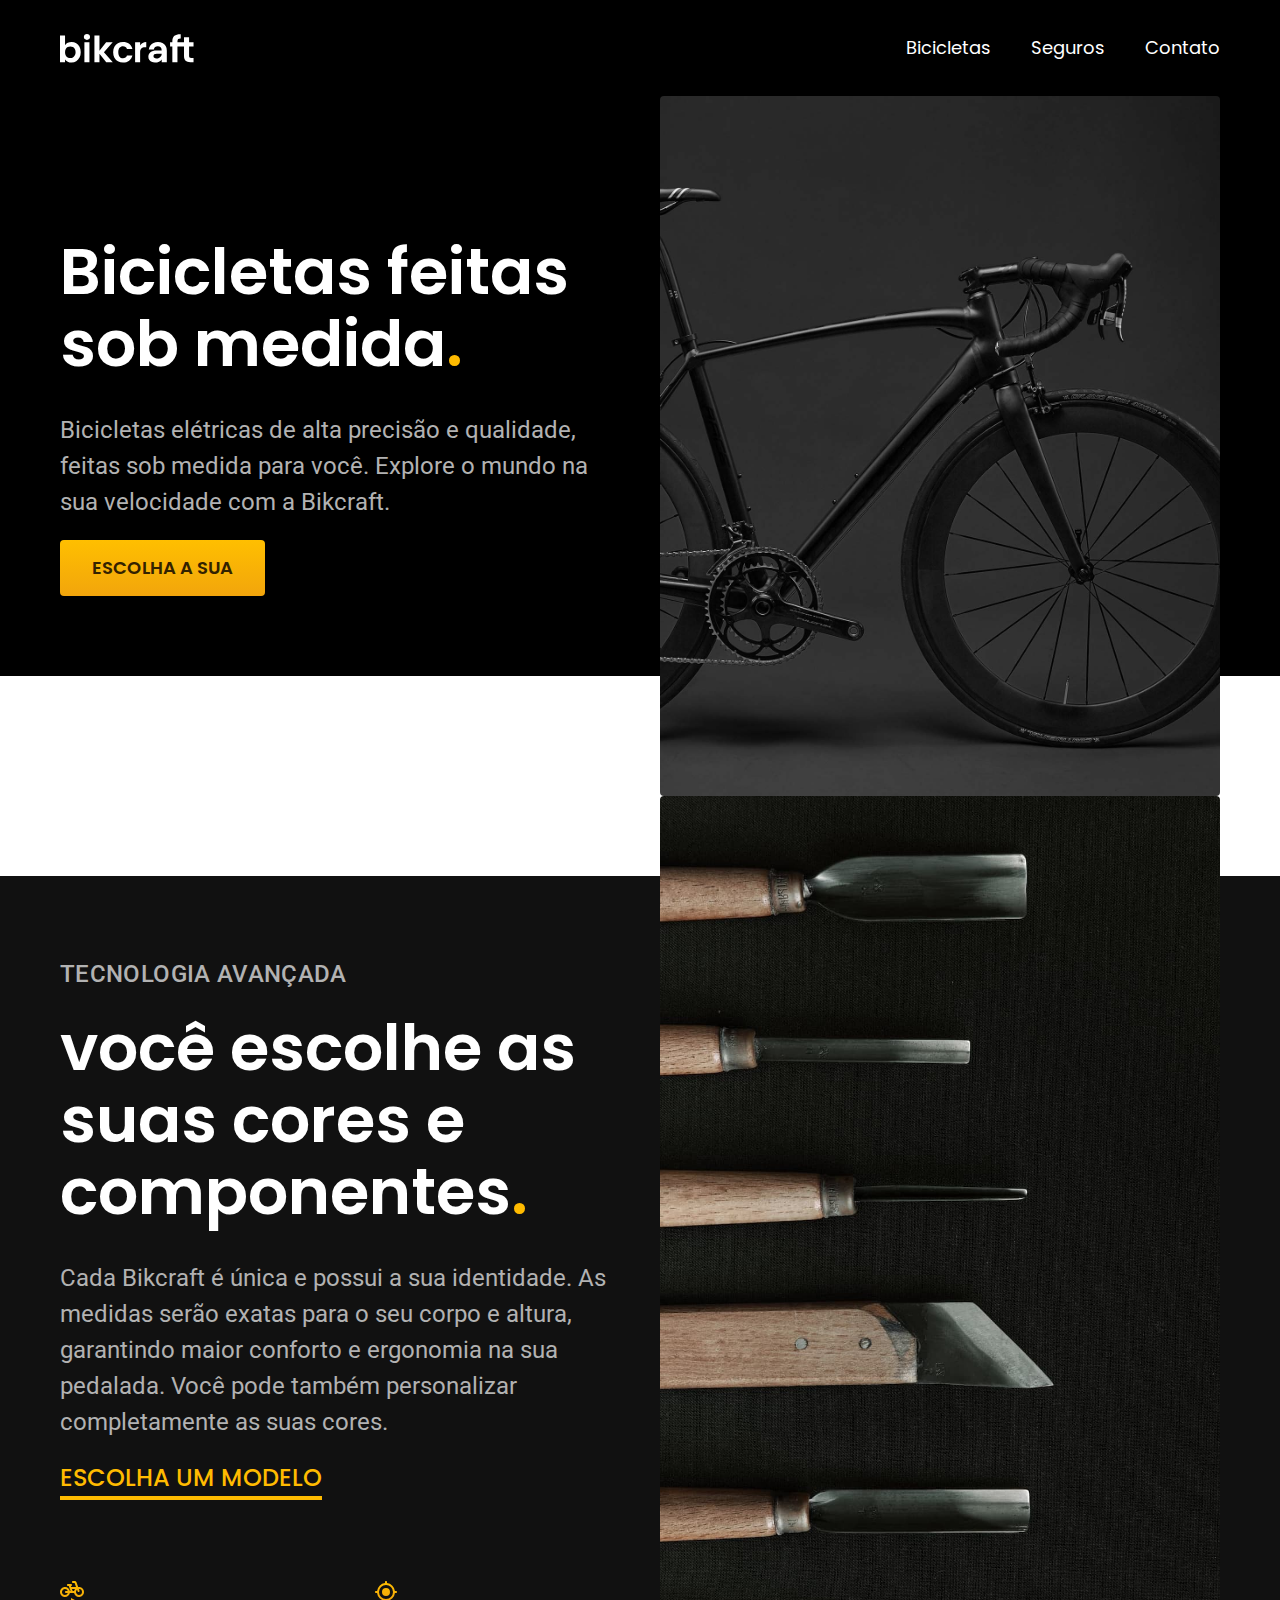
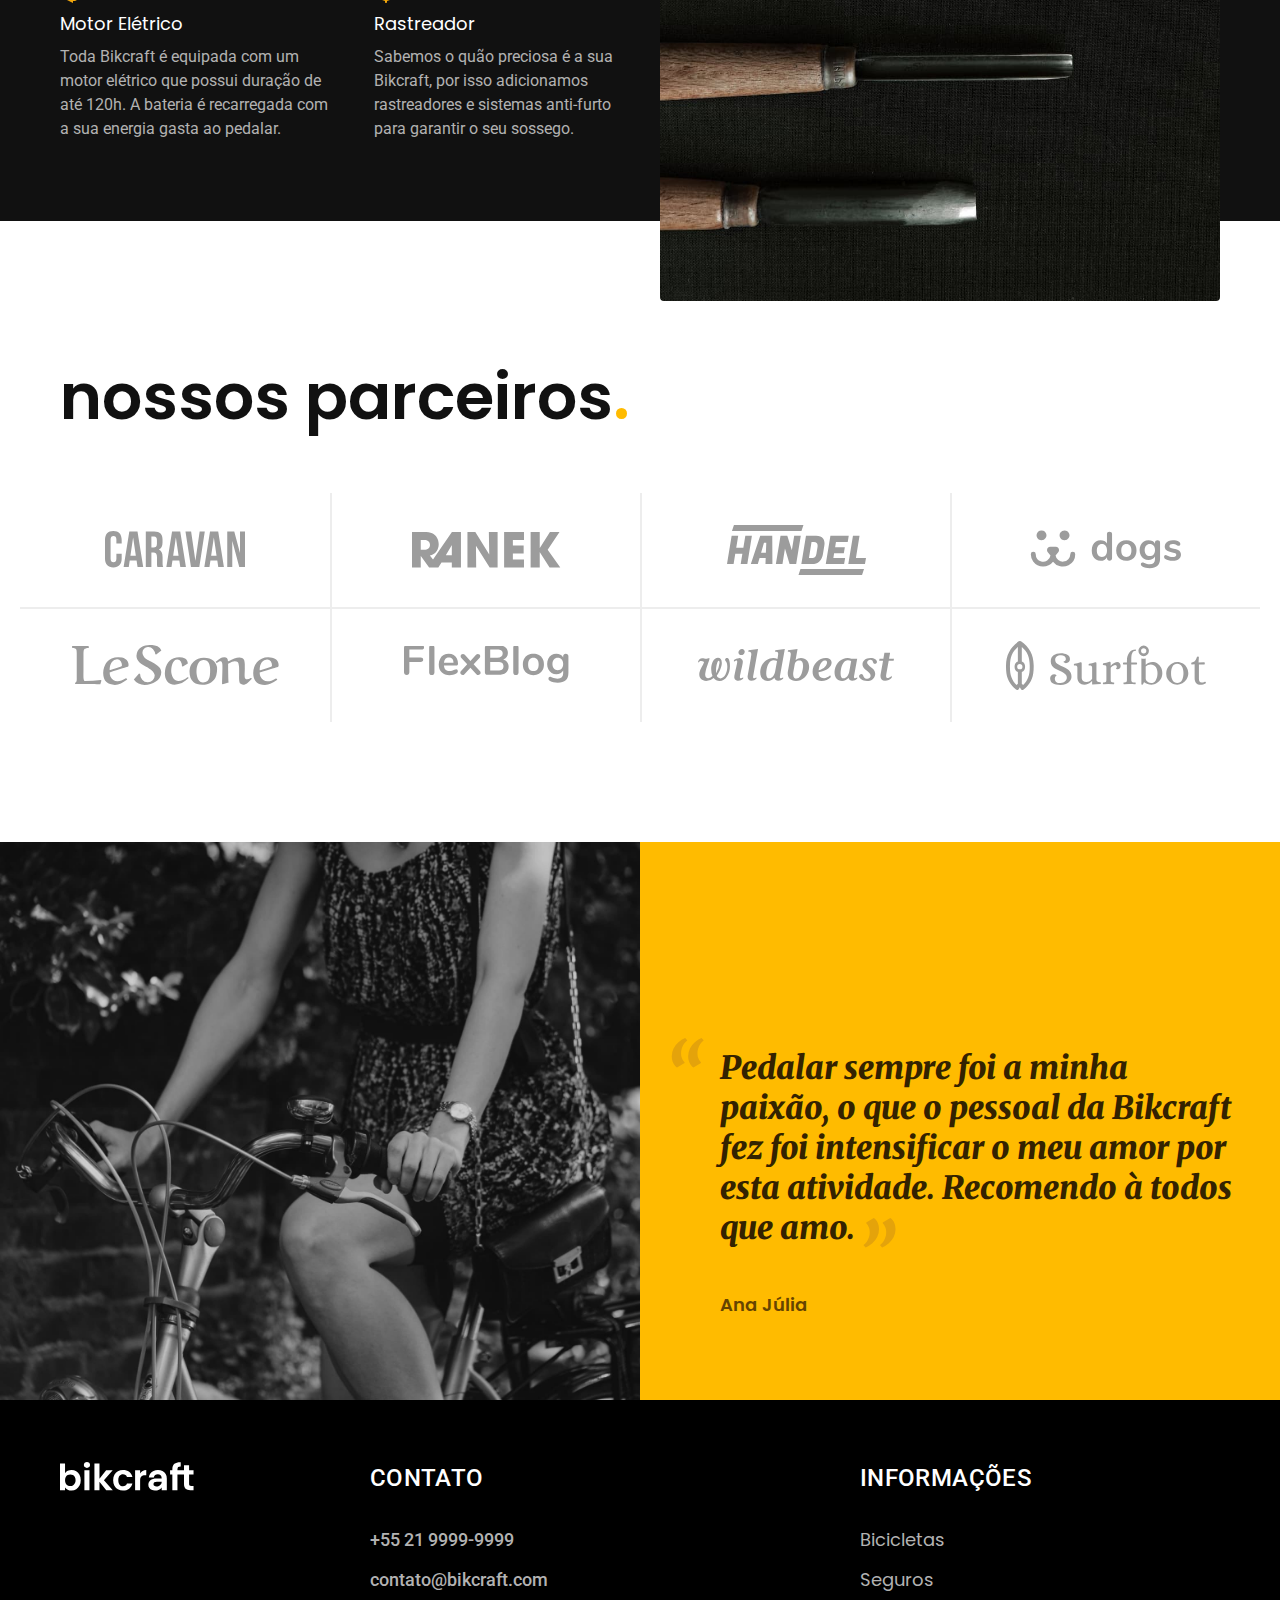
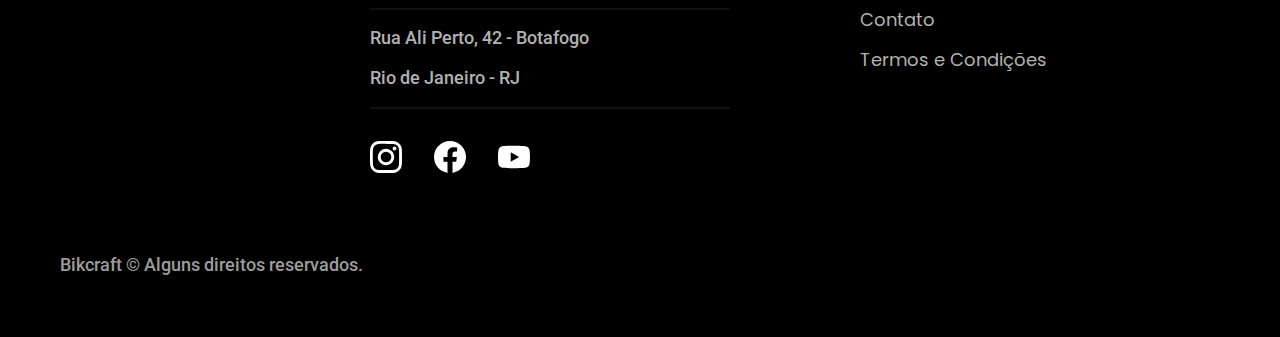
<file: index.html>
<!DOCTYPE html>
<html lang="pt-br">

<head>
    <meta charset="UTF-8">
    <meta name="viewport" content="width=device-width, initial-scale=1.0">
    <title>Bikcraft - Bicicletas Elétricas</title>
    <meta name="description"
        content="Bicicletas elétricas de alta precisão e qualidade,  feitas sob medida para o cliente. Explore o mundo na sua velocidade com a Bikcraft.">

    <link rel="stylesheet" href="./css/style.css">

    <link rel="preconnect" href="https://fonts.googleapis.com">
    <link rel="preconnect" href="https://fonts.gstatic.com" crossorigin>
    <link
        href="https://fonts.googleapis.com/css2?family=Fira+Sans:wght@400;700&family=Merriweather:wght@900&family=Poppins:wght@400;600&family=Roboto:ital,wght@0,300;0,500;0,700;1,300&display=swap"
        rel="stylesheet">
</head>

<body>
    <header class="header-bg">
        <div class="header container">
            <a href="./">
                <img src="./img/bikcraft.svg" alt="Bikcraft">
            </a>

            <nav aria-label="primaria">
                <ul class="header-menu font-1-m cor-0">
                    <li><a href="./bicicletas.html">Bicicletas</a></li>
                    <li><a href="./seguros.html">Seguros</a></li>
                    <li><a href="./contato.html">Contato</a></li>
                </ul>
            </nav>
        </div>
    </header>

    <main class="introducao-bg">
        <div class="introducao container">
            <div class="introducao-conteudo">
                <h1 class="font-1-xxl cor-0">Bicicletas feitas sob medida<span class="cor-p1">.</span></h1>
                <p class="font-2-l cor-5">Bicicletas elétricas de alta precisão e qualidade, feitas sob medida
                    para você.
                    Explore o mundo na
                    sua
                    velocidade com a Bikcraft.</p>
                <a class="botao" href="./bicicletas.html">Escolha a sua</a>
            </div>
            <div>
                <img src="./img/fotos/introducao.jpg" alt="Bicicleta Elétrica Preta.">
            </div>
        </div>
    </main>

    <article class="tecnologia-bg">
        <div class="tecnologia container">
            <div class="tecnologia-conteudo">
                <span class="font-2-l-b cor-5">Tecnologia Avançada</span>
                <h2 class="font-1-xxl cor-0">você escolhe as suas cores e componentes<span class="cor-p1">.</span></h2>
                <p class="font-2-l cor-5">Cada Bikcraft é única e possui a sua identidade. As medidas serão exatas para
                    o
                    seu corpo e altura,
                    garantindo maior conforto e ergonomia na sua pedalada. Você pode também personalizar completamente
                    as
                    suas cores.</p>
                <a class="link" href="./bicicletas.html">Escolha um modelo</a>
                <div class="tecnologia-vantagens">
                    <div>
                        <img src="./img/icones/eletrica.svg" alt="">
                        <h3 class="font-1-m cor-0">Motor Elétrico</h3>
                        <p class="font-2-s cor-5">Toda Bikcraft é equipada com um motor elétrico que possui duração de
                            até
                            120h.
                            A bateria é
                            recarregada com a sua energia gasta ao pedalar.</p>
                    </div>
                    <div>
                        <img src="./img/icones/rastreador.svg" alt="">
                        <h3 class="font-1-m cor-0">Rastreador</h3>
                        <p class="font-2-s cor-5">Sabemos o quão preciosa é a sua Bikcraft, por isso adicionamos
                            rastreadores e
                            sistemas anti-furto
                            para garantir o seu sossego.</p>
                    </div>
                </div>
            </div>
            <div class="tecnologia-imagem">
                <img src="./img/fotos/tecnologia.jpg" alt="">
            </div>
        </div>
    </article>

    <section class="parceiros" aria-label="Nossos Parceiros">
        <h2 class="container font-1-xxl">nossos parceiros<span class="cor-p1">.</span></h2>
        <ul>
            <li><img src="./img/parceiros/caravan.svg" alt="caravan"></li>
            <li><img src="./img/parceiros/ranek.svg" alt="ranek.svg"></li>
            <li><img src="./img/parceiros/handel.svg" alt="handel.svg"></li>
            <li><img src="./img/parceiros/dogs.svg" alt="dogs.svg"></li>
            <li><img src="./img/parceiros/lescone.svg" alt="lescone.svg"></li>
            <li><img src="./img/parceiros/flexblog.svg" alt="flexblog.svg"></li>
            <li><img src="./img/parceiros/wildbeast.svg" alt="wildbeast.svg"></li>
            <li><img src="./img/parceiros/surfbot.svg" alt="surfbot.svg"></li>
        </ul>
    </section>

    <section class="depoimento" aria-label="Depoimento">
        <div>
            <img src="./img/fotos/depoimento.jpg" alt="Pessoa pedalando uma bicileta Bikcraft">
        </div>
        <div class="depoimento-conteudo">
            <blockquote class="font-1-xl cor-p5">
                <p>Pedalar sempre foi a minha paixão, o que o pessoal da Bikcraft fez foi intensificar o meu amor por
                    esta atividade. Recomendo à todos que amo.</p>
                <span class="font-1-m-b cor-p4">Ana Júlia</span>
            </blockquote>
        </div>
    </section>

    <footer class="footer-bg">
        <div class="footer container">
            <img src="./img/bikcraft.svg" alt="Bikcraft">
            <div class="footer-contato">
                <h3 class="font-2-l-b cor-0">Contato</h3>
                <ul class="font-2-m cor-5">
                    <li><a href="tel:+552199999999">+55 21 9999-9999</a></li>
                    <li><a href="mailto:contato@bikcraft.com">contato@bikcraft.com</a></li>
                    <li>Rua Ali Perto, 42 - Botafogo</li>
                    <li>Rio de Janeiro - RJ</li>
                </ul>
                <div class="footer-redes">
                    <a href="./">
                        <img src="./img/redes/instagram.svg" alt="Instagram">
                    </a>
                    <a href="./">
                        <img src="./img/redes/facebook.svg" alt="Facebook">
                    </a>
                    <a href="./">
                        <img src="./img/redes/youtube.svg" alt="Youtube">
                    </a>
                </div>
            </div>
            <div class="footer-informacoes">
                <h3 class="font-2-l-b cor-0">Informações</h3>
                <nav>
                    <ul class="font-1-m cor-5">
                        <li><a href="./bicicletas.html">Bicicletas</a></li>
                        <li><a href="./seguros.html">Seguros</a></li>
                        <li><a href="./contato.html">Contato</a></li>
                        <li><a href="./termos.html">Termos e Condições</a></li>
                    </ul>
                </nav>
            </div>
            <p class="footer-copy font-2-m cor-6">Bikcraft © Alguns direitos reservados.</p>
        </div>
    </footer>


</body>

</html>
</file>
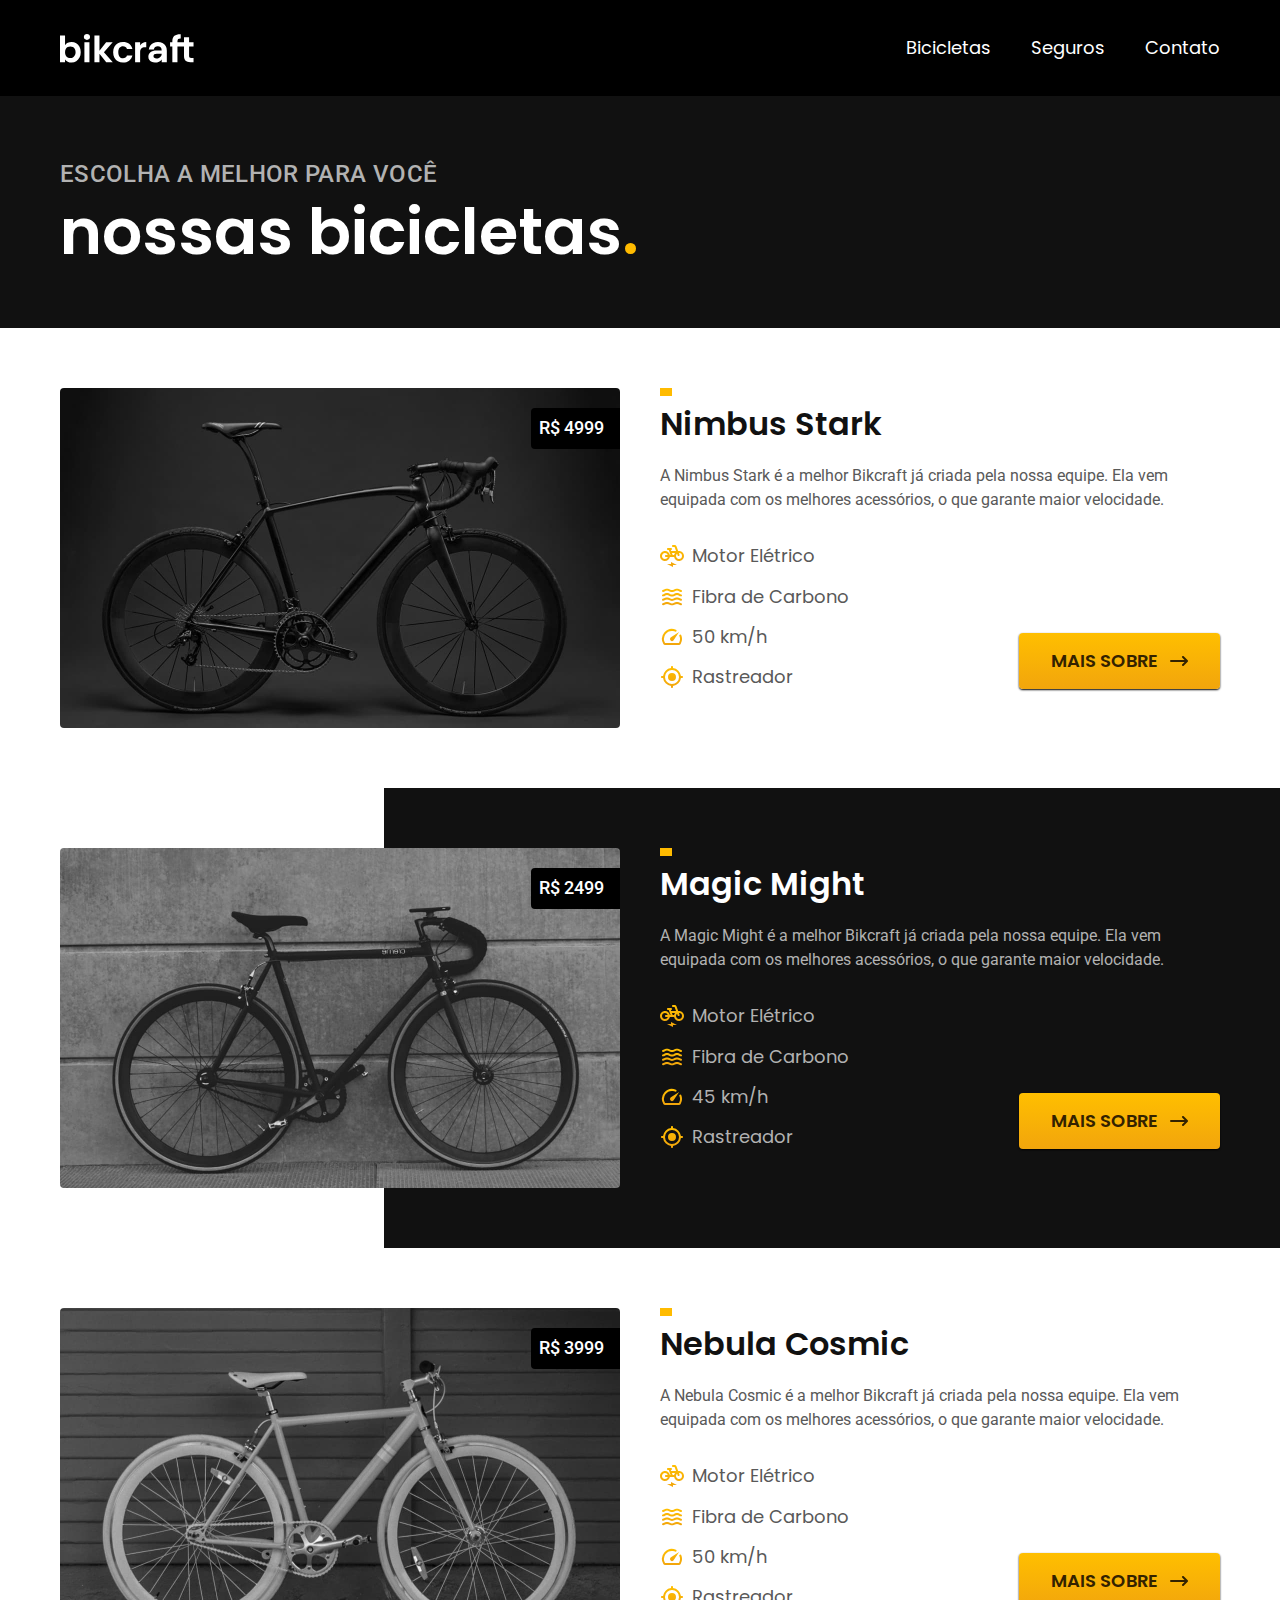
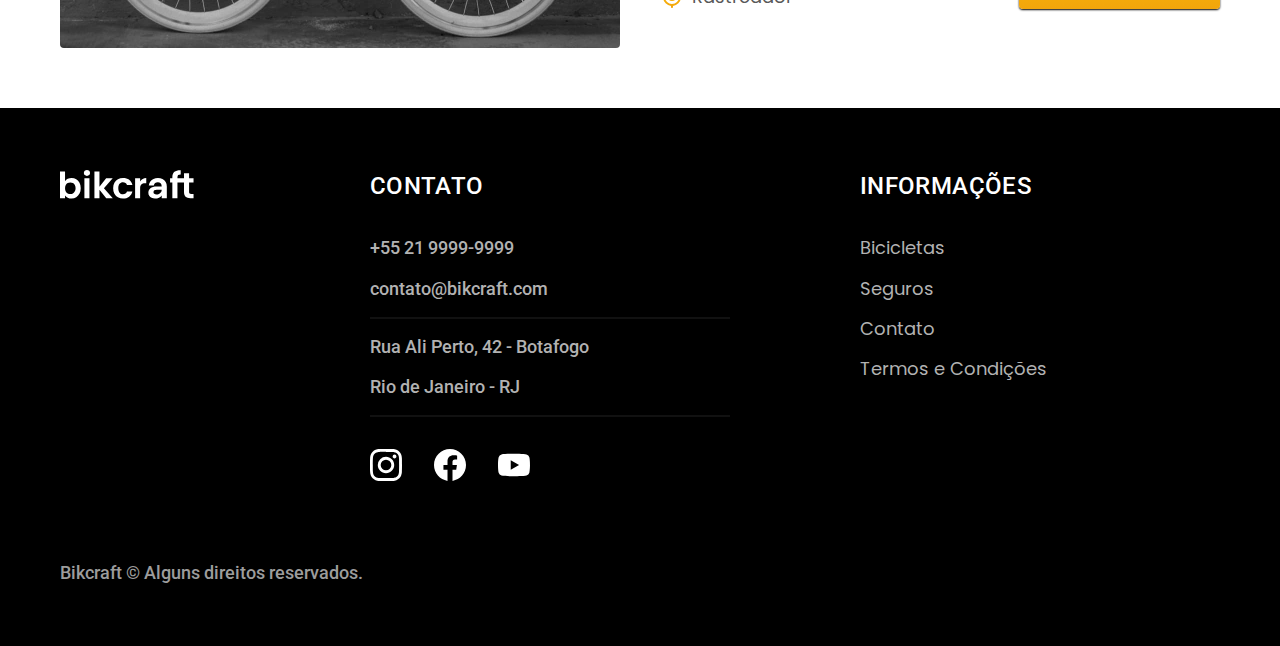
<file: bicicletas.html>
<!DOCTYPE html>
<html lang="pt-br">

<head>
    <meta charset="UTF-8">
    <meta name="viewport" content="width=device-width, initial-scale=1.0">
    <title>Bicicletas | Bikcraft</title>
    <meta name="description" content="Termos e Condições">

    <link rel="stylesheet" href="./css/style.css">

    <link rel="preconnect" href="https://fonts.googleapis.com">
    <link rel="preconnect" href="https://fonts.gstatic.com" crossorigin>
    <link
        href="https://fonts.googleapis.com/css2?family=Fira+Sans:wght@400;700&family=Merriweather:wght@900&family=Poppins:wght@400;600&family=Roboto:ital,wght@0,300;0,500;0,700;1,300&display=swap"
        rel="stylesheet">
</head>

<body id="bicicletas">
    <header class="header-bg">
        <div class="header container">
            <a href="./">
                <img src="./img/bikcraft.svg" alt="Bikcraft">
            </a>

            <nav aria-label="primaria">
                <ul class="header-menu font-1-m cor-0">
                    <li><a href="./bicicletas.html">Bicicletas</a></li>
                    <li><a href="./seguros.html">Seguros</a></li>
                    <li><a href="./contato.html">Contato</a></li>
                </ul>
            </nav>
        </div>
    </header>

    <main>
        <div class="titulo-bg">
            <div class="titulo container">
                <p class="font-2-l-b cor-5">Escolha a melhor para você</p>
                <h1 class="font-1-xxl cor-0">nossas bicicletas<span class="cor-p1">.</span></h1>
            </div>
        </div>

        <div class="bicicletas container">
            <div class="bicicletas-imagem">
                <img src="./img/bicicletas/nimbus.jpg" alt="Bicicleta Preta">
                <span class="font-2-m cor-0">R$ 4999</span>
            </div>
            <div class="bicicletas-conteudo">
                <h2 class="font-1-xl">Nimbus Stark</h2>
                <p class="font-2-s cor-8">A Nimbus Stark é a melhor Bikcraft já criada pela nossa equipe. Ela vem
                    equipada com
                    os melhores
                    acessórios, o que garante maior velocidade.</p>
                <ul class="font-1-m cor-8">
                    <li><img src="./img/icones/eletrica.svg" alt="">
                        Motor Elétrico</li>
                    <li><img src="./img/icones/carbono.svg" alt="">
                        Fibra de Carbono</li>
                    <li><img src="./img/icones/velocidade.svg" alt="">
                        50 km/h</li>
                    <li><img src="./img/icones/rastreador.svg" alt="">
                        Rastreador</li>
                </ul>
                <a class="botao seta" href="./bicicletas/nimbus.html">Mais Sobre</a>
            </div>
        </div>

        <div class="bicicletas-bg">
            <div class="bicicletas container">
                <div class="bicicletas-imagem">
                    <img src="./img/bicicletas/magic.jpg" alt="Bicicleta Preta">
                    <span class="font-2-m cor-0">R$ 2499</span>
                </div>
                <div class="bicicletas-conteudo">
                    <h2 class="font-1-xl cor-0">Magic Might</h2>
                    <p class="font-2-s cor-5">A Magic Might é a melhor Bikcraft já criada pela nossa equipe. Ela vem
                        equipada com
                        os melhores
                        acessórios, o que garante maior velocidade.</p>
                    <ul class="font-1-m cor-5">
                        <li><img src="./img/icones/eletrica.svg" alt="">
                            Motor Elétrico</li>
                        <li><img src="./img/icones/carbono.svg" alt="">
                            Fibra de Carbono</li>
                        <li><img src="./img/icones/velocidade.svg" alt="">
                            45 km/h</li>
                        <li><img src="./img/icones/rastreador.svg" alt="">
                            Rastreador</li>
                    </ul>
                    <a class="botao seta" href="./bicicletas/magic.html">Mais Sobre</a>
                </div>
            </div>
        </div>

        <div class="bicicletas container">
            <div class="bicicletas-imagem">
                <img src="./img/bicicletas/nebula.jpg" alt="Bicicleta Preta">
                <span class="font-2-m cor-0">R$ 3999</span>
            </div>
            <div class="bicicletas-conteudo">
                <h2 class="font-1-xl">Nebula Cosmic</h2>
                <p class="font-2-s cor-8">A Nebula Cosmic é a melhor Bikcraft já criada pela nossa equipe. Ela vem
                    equipada com
                    os melhores
                    acessórios, o que garante maior velocidade.</p>
                <ul class="font-1-m cor-8">
                    <li><img src="./img/icones/eletrica.svg" alt="">
                        Motor Elétrico</li>
                    <li><img src="./img/icones/carbono.svg" alt="">
                        Fibra de Carbono</li>
                    <li><img src="./img/icones/velocidade.svg" alt="">
                        50 km/h</li>
                    <li><img src="./img/icones/rastreador.svg" alt="">
                        Rastreador</li>
                </ul>
                <a class="botao seta" href="./bicicletas/nebula.html">Mais Sobre</a>
            </div>
        </div>

    </main>

    <footer class="footer-bg">
        <div class="footer container">
            <img src="./img/bikcraft.svg" alt="Bikcraft">
            <div class="footer-contato">
                <h3 class="font-2-l-b cor-0">Contato</h3>
                <ul class="font-2-m cor-5">
                    <li><a href="tel:+552199999999">+55 21 9999-9999</a></li>
                    <li><a href="mailto:contato@bikcraft.com">contato@bikcraft.com</a></li>
                    <li>Rua Ali Perto, 42 - Botafogo</li>
                    <li>Rio de Janeiro - RJ</li>
                </ul>
                <div class="footer-redes">
                    <a href="./">
                        <img src="./img/redes/instagram.svg" alt="Instagram">
                    </a>
                    <a href="./">
                        <img src="./img/redes/facebook.svg" alt="Facebook">
                    </a>
                    <a href="./">
                        <img src="./img/redes/youtube.svg" alt="Youtube">
                    </a>
                </div>
            </div>
            <div class="footer-informacoes">
                <h3 class="font-2-l-b cor-0">Informações</h3>
                <nav>
                    <ul class="font-1-m cor-5">
                        <li><a href="./bicicletas.html">Bicicletas</a></li>
                        <li><a href="./seguros.html">Seguros</a></li>
                        <li><a href="./contato.html">Contato</a></li>
                        <li><a href="./termos.html">Termos e Condições</a></li>
                    </ul>
                </nav>
            </div>
            <p class="footer-copy font-2-m cor-6">Bikcraft © Alguns direitos reservados.</p>
        </div>
    </footer>


</body>

</html>
</file>
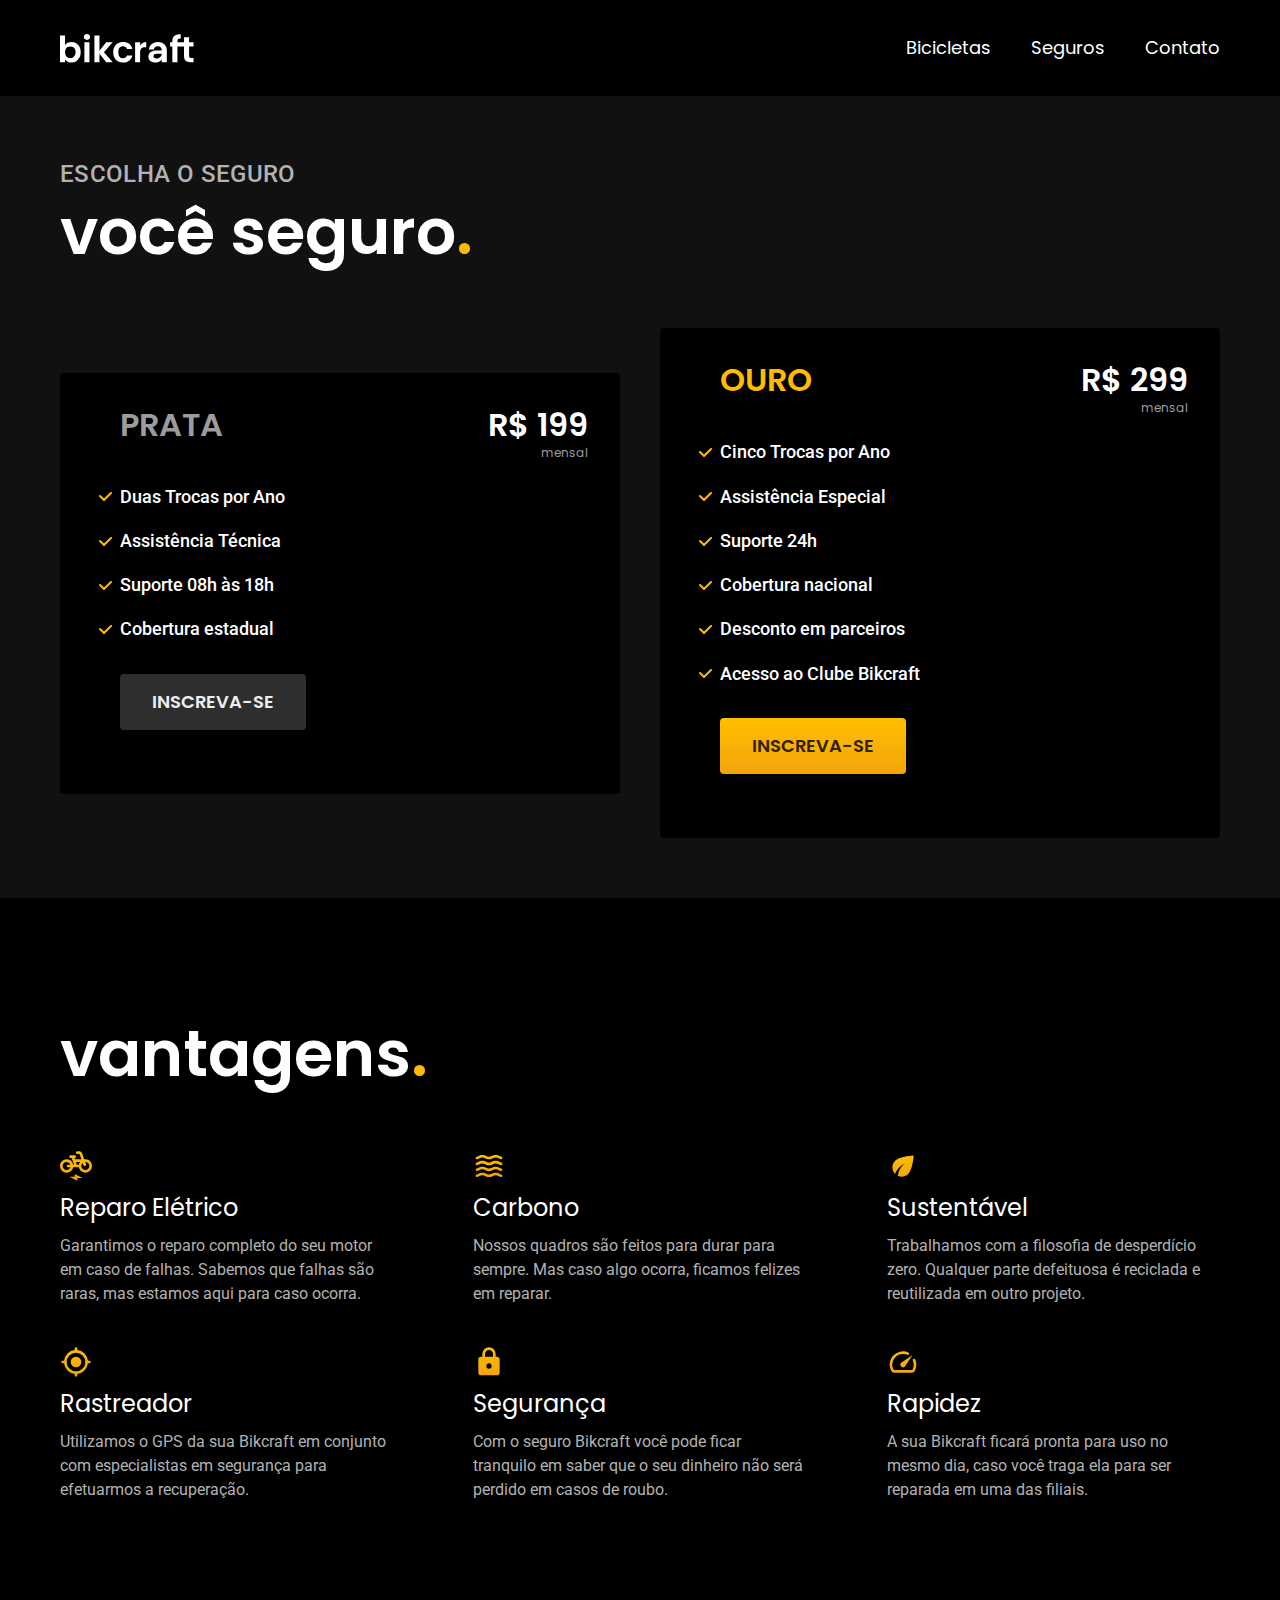
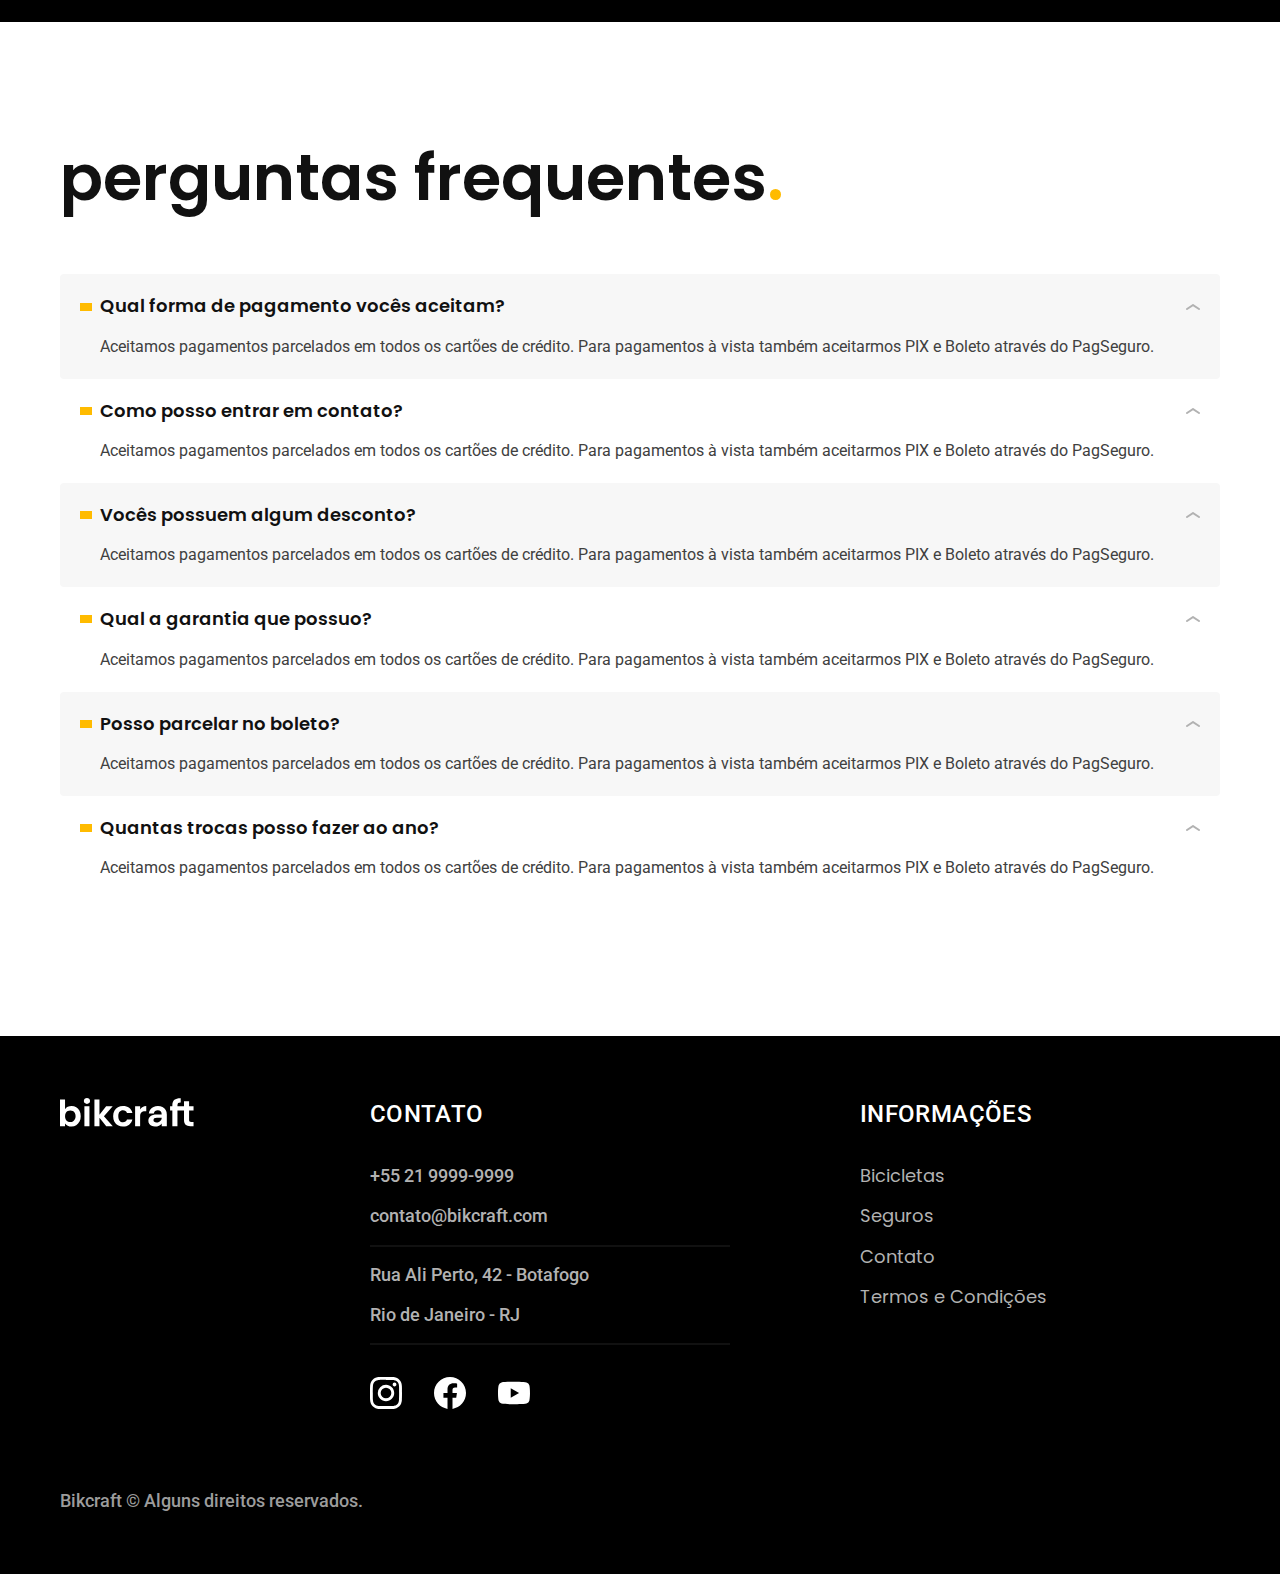
<file: seguros.html>
<!DOCTYPE html>
<html lang="pt-br">

<head>
    <meta charset="UTF-8">
    <meta name="viewport" content="width=device-width, initial-scale=1.0">
    <title>Seguros | Bikcraft</title>
    <meta name="description" content="Seguros">

    <link rel="stylesheet" href="./css/style.css">

    <link rel="preconnect" href="https://fonts.googleapis.com">
    <link rel="preconnect" href="https://fonts.gstatic.com" crossorigin>
    <link
        href="https://fonts.googleapis.com/css2?family=Fira+Sans:wght@400;700&family=Merriweather:wght@900&family=Poppins:wght@400;600&family=Roboto:ital,wght@0,300;0,500;0,700;1,300&display=swap"
        rel="stylesheet">
</head>

<body id="seguros">
    <header class="header-bg">
        <div class="header container">
            <a href="./">
                <img src="./img/bikcraft.svg" alt="Bikcraft">
            </a>

            <nav aria-label="primaria">
                <ul class="header-menu font-1-m cor-0">
                    <li><a href="./bicicletas.html">Bicicletas</a></li>
                    <li><a href="./seguros.html">Seguros</a></li>
                    <li><a href="./contato.html">Contato</a></li>
                </ul>
            </nav>
        </div>
    </header>

    <main class="seguros-bg">
        <div class="titulo-bg">
            <div class="titulo container">
                <p class="font-2-l-b cor-5">Escolha o seguro</p>
                <h1 class="font-1-xxl cor-0">você seguro<span class="cor-p1">.</span></h1>
            </div>
        </div>

        <div class="seguros container">
            <div class="seguros-item">
                <h3 class="font-1-xl cor-6">PRATA</h3>
                <span class="font-1-xl cor-0">R$ 199 <span class="font-1-xs cor-6">mensal</span></span>
                <ul class="font-2-m cor-0">
                    <li>Duas Trocas por Ano</li>
                    <li>Assistência Técnica</li>
                    <li>Suporte 08h às 18h</li>
                    <li>Cobertura estadual</li>
                </ul>
                <a class="botao secundario" href="./orcamento.html">Inscreva-se</a>
            </div>
            <div class="seguros-item">
                <h3 class="font-1-xl cor-p1">OURO</h3>
                <span class="font-1-xl cor-0">R$ 299 <span class="font-1-xs cor-6">mensal</span></span>
                <ul class="font-2-m cor-0">
                    <li>Cinco Trocas por Ano</li>
                    <li>Assistência Especial</li>
                    <li>Suporte 24h</li>
                    <li>Cobertura nacional</li>
                    <li>Desconto em parceiros</li>
                    <li>Acesso ao Clube Bikcraft</li>
                </ul>
                <a class="botao" href="./orcamento.html">Inscreva-se</a>
            </div>
        </div>
    </main>


    <article class="vantagens-bg">
        <div class="vantagens container">
            <h2 class="font-1-xxl cor-0">vantagens<span class="cor-p1">.</span></h2>
            <ul>
                <li>
                    <img src="./img/icones/eletrica.svg" alt="">
                    <h3 class="font-1-l cor-0">Reparo Elétrico</h3>
                    <p class="font-2-s cor-5">Garantimos o reparo completo do seu motor em caso de falhas. Sabemos que
                        falhas são
                        raras, mas estamos aqui para caso ocorra.</p>
                </li>
                <li>
                    <img src="./img/icones/carbono.svg" alt="">
                    <h3 class="font-1-l cor-0">Carbono</h3>
                    <p class="font-2-s cor-5">Nossos quadros são feitos para durar para sempre. Mas caso algo ocorra,
                        ficamos felizes em reparar.</p>
                </li>
                <li>
                    <img src="./img/icones/sustentavel.svg" alt="">
                    <h3 class="font-1-l cor-0">Sustentável</h3>
                    <p class="font-2-s cor-5">Trabalhamos com a filosofia de desperdício zero. Qualquer parte defeituosa
                        é reciclada e reutilizada em outro projeto.</p>
                </li>
                <li>
                    <img src="./img/icones/rastreador.svg" alt="">
                    <h3 class="font-1-l cor-0">Rastreador</h3>
                    <p class="font-2-s cor-5">Utilizamos o GPS da sua Bikcraft em conjunto com especialistas em
                        segurança para efetuarmos a recuperação.</p>
                </li>
                <li>
                    <img src="./img/icones/seguro.svg" alt="">
                    <h3 class="font-1-l cor-0">Segurança</h3>
                    <p class="font-2-s cor-5">Com o seguro Bikcraft você pode ficar tranquilo em saber que o seu
                        dinheiro não será perdido em casos de roubo.</p>
                </li>
                <li>
                    <img src="./img/icones/velocidade.svg" alt="">
                    <h3 class="font-1-l cor-0">Rapidez</h3>
                    <p class="font-2-s cor-5">A sua Bikcraft ficará pronta para uso no mesmo dia, caso você traga ela
                        para ser reparada em uma das filiais.</p>
                </li>
            </ul>
        </div>
    </article>

    <article class="perguntas container">
        <h2 class="font-1-xxl">perguntas frequentes<span class="cor-p1">.</span></h2>
        <dl>
            <div>
                <dt class="font-1-m-b">Qual forma de pagamento vocês aceitam?</dt>
                <dd class="font-2-s cor-9">Aceitamos pagamentos parcelados em todos os cartões de crédito. Para
                    pagamentos à
                    vista também
                    aceitarmos PIX e Boleto através do PagSeguro.</dd>
            </div>
            <div>
                <dt class="font-1-m-b">Como posso entrar em contato?</dt>
                <dd class="font-2-s cor-9">Aceitamos pagamentos parcelados em todos os cartões de crédito. Para
                    pagamentos à
                    vista também
                    aceitarmos PIX e Boleto através do PagSeguro.</dd>
            </div>
            <div>
                <dt class="font-1-m-b">Vocês possuem algum desconto?</dt>
                <dd class="font-2-s cor-9">Aceitamos pagamentos parcelados em todos os cartões de crédito. Para
                    pagamentos à
                    vista também
                    aceitarmos PIX e Boleto através do PagSeguro.</dd>
            </div>
            <div>
                <dt class="font-1-m-b">Qual a garantia que possuo?</dt>
                <dd class="font-2-s cor-9">Aceitamos pagamentos parcelados em todos os cartões de crédito. Para
                    pagamentos à
                    vista também
                    aceitarmos PIX e Boleto através do PagSeguro.</dd>
            </div>
            <div>
                <dt class="font-1-m-b">Posso parcelar no boleto?</dt>
                <dd class="font-2-s cor-9">Aceitamos pagamentos parcelados em todos os cartões de crédito. Para
                    pagamentos à
                    vista também
                    aceitarmos PIX e Boleto através do PagSeguro.</dd>
            </div>
            <div>
                <dt class="font-1-m-b">Quantas trocas posso fazer ao ano?</dt>
                <dd class="font-2-s cor-9">Aceitamos pagamentos parcelados em todos os cartões de crédito. Para
                    pagamentos à
                    vista também
                    aceitarmos PIX e Boleto através do PagSeguro.</dd>
            </div>
        </dl>
    </article>

    <footer class="footer-bg">
        <div class="footer container">
            <img src="./img/bikcraft.svg" alt="Bikcraft">
            <div class="footer-contato">
                <h3 class="font-2-l-b cor-0">Contato</h3>
                <ul class="font-2-m cor-5">
                    <li><a href="tel:+552199999999">+55 21 9999-9999</a></li>
                    <li><a href="mailto:contato@bikcraft.com">contato@bikcraft.com</a></li>
                    <li>Rua Ali Perto, 42 - Botafogo</li>
                    <li>Rio de Janeiro - RJ</li>
                </ul>
                <div class="footer-redes">
                    <a href="./">
                        <img src="./img/redes/instagram.svg" alt="Instagram">
                    </a>
                    <a href="./">
                        <img src="./img/redes/facebook.svg" alt="Facebook">
                    </a>
                    <a href="./">
                        <img src="./img/redes/youtube.svg" alt="Youtube">
                    </a>
                </div>
            </div>
            <div class="footer-informacoes">
                <h3 class="font-2-l-b cor-0">Informações</h3>
                <nav>
                    <ul class="font-1-m cor-5">
                        <li><a href="./bicicletas.html">Bicicletas</a></li>
                        <li><a href="./seguros.html">Seguros</a></li>
                        <li><a href="./contato.html">Contato</a></li>
                        <li><a href="./termos.html">Termos e Condições</a></li>
                    </ul>
                </nav>
            </div>
            <p class="footer-copy font-2-m cor-6">Bikcraft © Alguns direitos reservados.</p>
        </div>
    </footer>


</body>

</html>
</file>
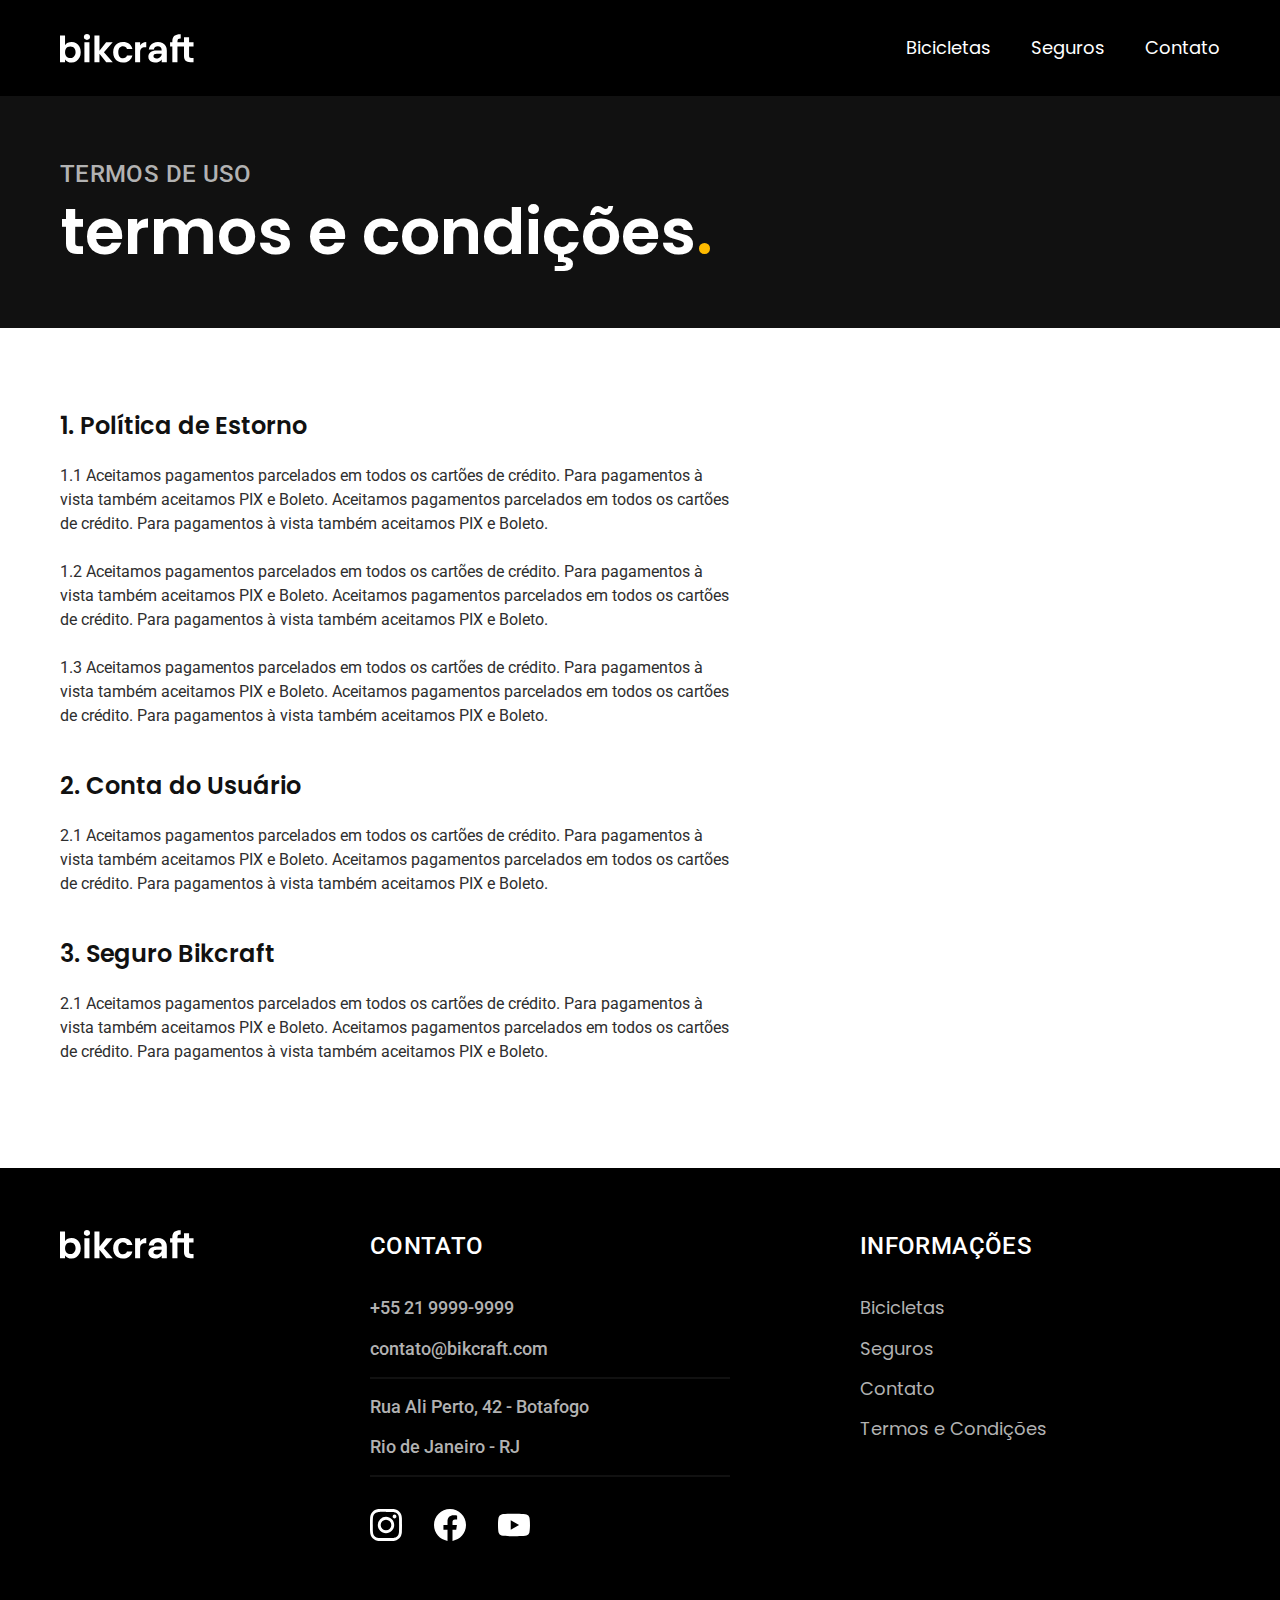
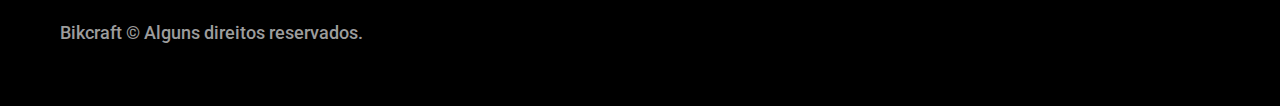
<file: termos.html>
<!DOCTYPE html>
<html lang="pt-br">

<head>
    <meta charset="UTF-8">
    <meta name="viewport" content="width=device-width, initial-scale=1.0">
    <title>Termos e Condições | Bikcraft</title>
    <meta name="description" content="Termos e Condições">

    <link rel="stylesheet" href="./css/style.css">

    <link rel="preconnect" href="https://fonts.googleapis.com">
    <link rel="preconnect" href="https://fonts.gstatic.com" crossorigin>
    <link
        href="https://fonts.googleapis.com/css2?family=Fira+Sans:wght@400;700&family=Merriweather:wght@900&family=Poppins:wght@400;600&family=Roboto:ital,wght@0,300;0,500;0,700;1,300&display=swap"
        rel="stylesheet">
</head>

<body id="termos">
    <header class="header-bg">
        <div class="header container">
            <a href="./">
                <img src="./img/bikcraft.svg" alt="Bikcraft">
            </a>

            <nav aria-label="primaria">
                <ul class="header-menu font-1-m cor-0">
                    <li><a href="./bicicletas.html">Bicicletas</a></li>
                    <li><a href="./seguros.html">Seguros</a></li>
                    <li><a href="./contato.html">Contato</a></li>
                </ul>
            </nav>
        </div>
    </header>

    <main>
        <div class="titulo-bg">
            <div class="titulo container">
                <p class="font-2-l-b cor-5">Termos de Uso</p>
                <h1 class="font-1-xxl cor-0">termos e condições<span class="cor-p1">.</span></h1>
            </div>
        </div>

        <div class="termos font-2-s cor-10 container">
            <h2 class="font-1-l cor-11">1. Política de Estorno</h2>
            <p>1.1 Aceitamos pagamentos parcelados em todos os cartões de crédito. Para pagamentos à vista também
                aceitamos PIX e Boleto. Aceitamos pagamentos parcelados em todos os cartões de crédito. Para pagamentos
                à vista também aceitamos PIX e Boleto.</p>
            <p>1.2 Aceitamos pagamentos parcelados em todos os cartões de crédito. Para pagamentos à vista também
                aceitamos PIX e Boleto. Aceitamos pagamentos parcelados em todos os cartões de crédito. Para pagamentos
                à vista também aceitamos PIX e Boleto.</p>
            <p>1.3 Aceitamos pagamentos parcelados em todos os cartões de crédito. Para pagamentos à vista também
                aceitamos PIX e Boleto. Aceitamos pagamentos parcelados em todos os cartões de crédito. Para pagamentos
                à vista também aceitamos PIX e Boleto.</p>

            <h2 class="font-1-l cor-11">2. Conta do Usuário</h2>
            <p>2.1 Aceitamos pagamentos parcelados em todos os cartões de crédito. Para pagamentos à vista também
                aceitamos PIX e Boleto. Aceitamos pagamentos parcelados em todos os cartões de crédito. Para pagamentos
                à vista também aceitamos PIX e Boleto.</p>

            <h2 class="font-1-l cor-11">3. Seguro Bikcraft</h2>
            <p>2.1 Aceitamos pagamentos parcelados em todos os cartões de crédito. Para pagamentos à vista também
                aceitamos PIX e Boleto. Aceitamos pagamentos parcelados em todos os cartões de crédito. Para pagamentos
                à vista também aceitamos PIX e Boleto.</p>
        </div>

    </main>

    <footer class="footer-bg">
        <div class="footer container">
            <img src="./img/bikcraft.svg" alt="Bikcraft">
            <div class="footer-contato">
                <h3 class="font-2-l-b cor-0">Contato</h3>
                <ul class="font-2-m cor-5">
                    <li><a href="tel:+552199999999">+55 21 9999-9999</a></li>
                    <li><a href="mailto:contato@bikcraft.com">contato@bikcraft.com</a></li>
                    <li>Rua Ali Perto, 42 - Botafogo</li>
                    <li>Rio de Janeiro - RJ</li>
                </ul>
                <div class="footer-redes">
                    <a href="./">
                        <img src="./img/redes/instagram.svg" alt="Instagram">
                    </a>
                    <a href="./">
                        <img src="./img/redes/facebook.svg" alt="Facebook">
                    </a>
                    <a href="./">
                        <img src="./img/redes/youtube.svg" alt="Youtube">
                    </a>
                </div>
            </div>
            <div class="footer-informacoes">
                <h3 class="font-2-l-b cor-0">Informações</h3>
                <nav>
                    <ul class="font-1-m cor-5">
                        <li><a href="./bicicletas.html">Bicicletas</a></li>
                        <li><a href="./seguros.html">Seguros</a></li>
                        <li><a href="./contato.html">Contato</a></li>
                        <li><a href="./termos.html">Termos e Condições</a></li>
                    </ul>
                </nav>
            </div>
            <p class="footer-copy font-2-m cor-6">Bikcraft © Alguns direitos reservados.</p>
        </div>
    </footer>


</body>

</html>
</file>
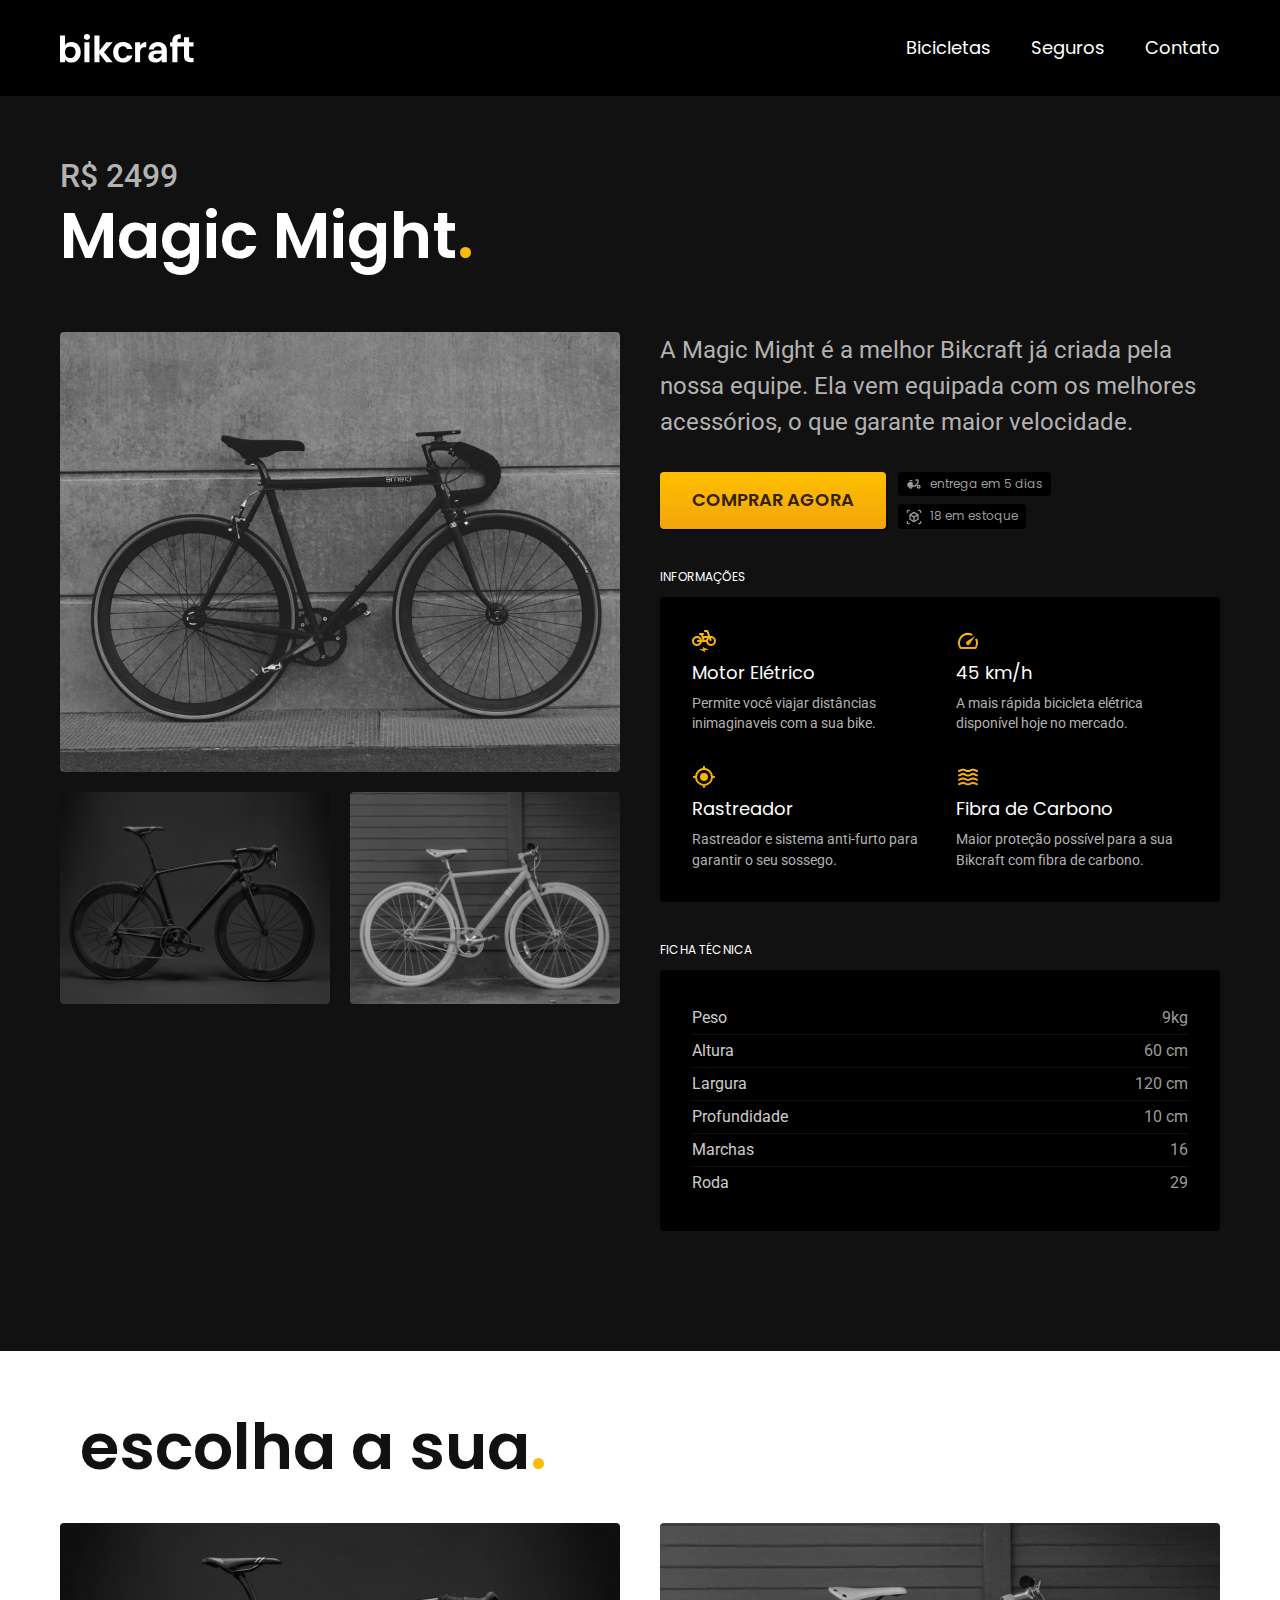
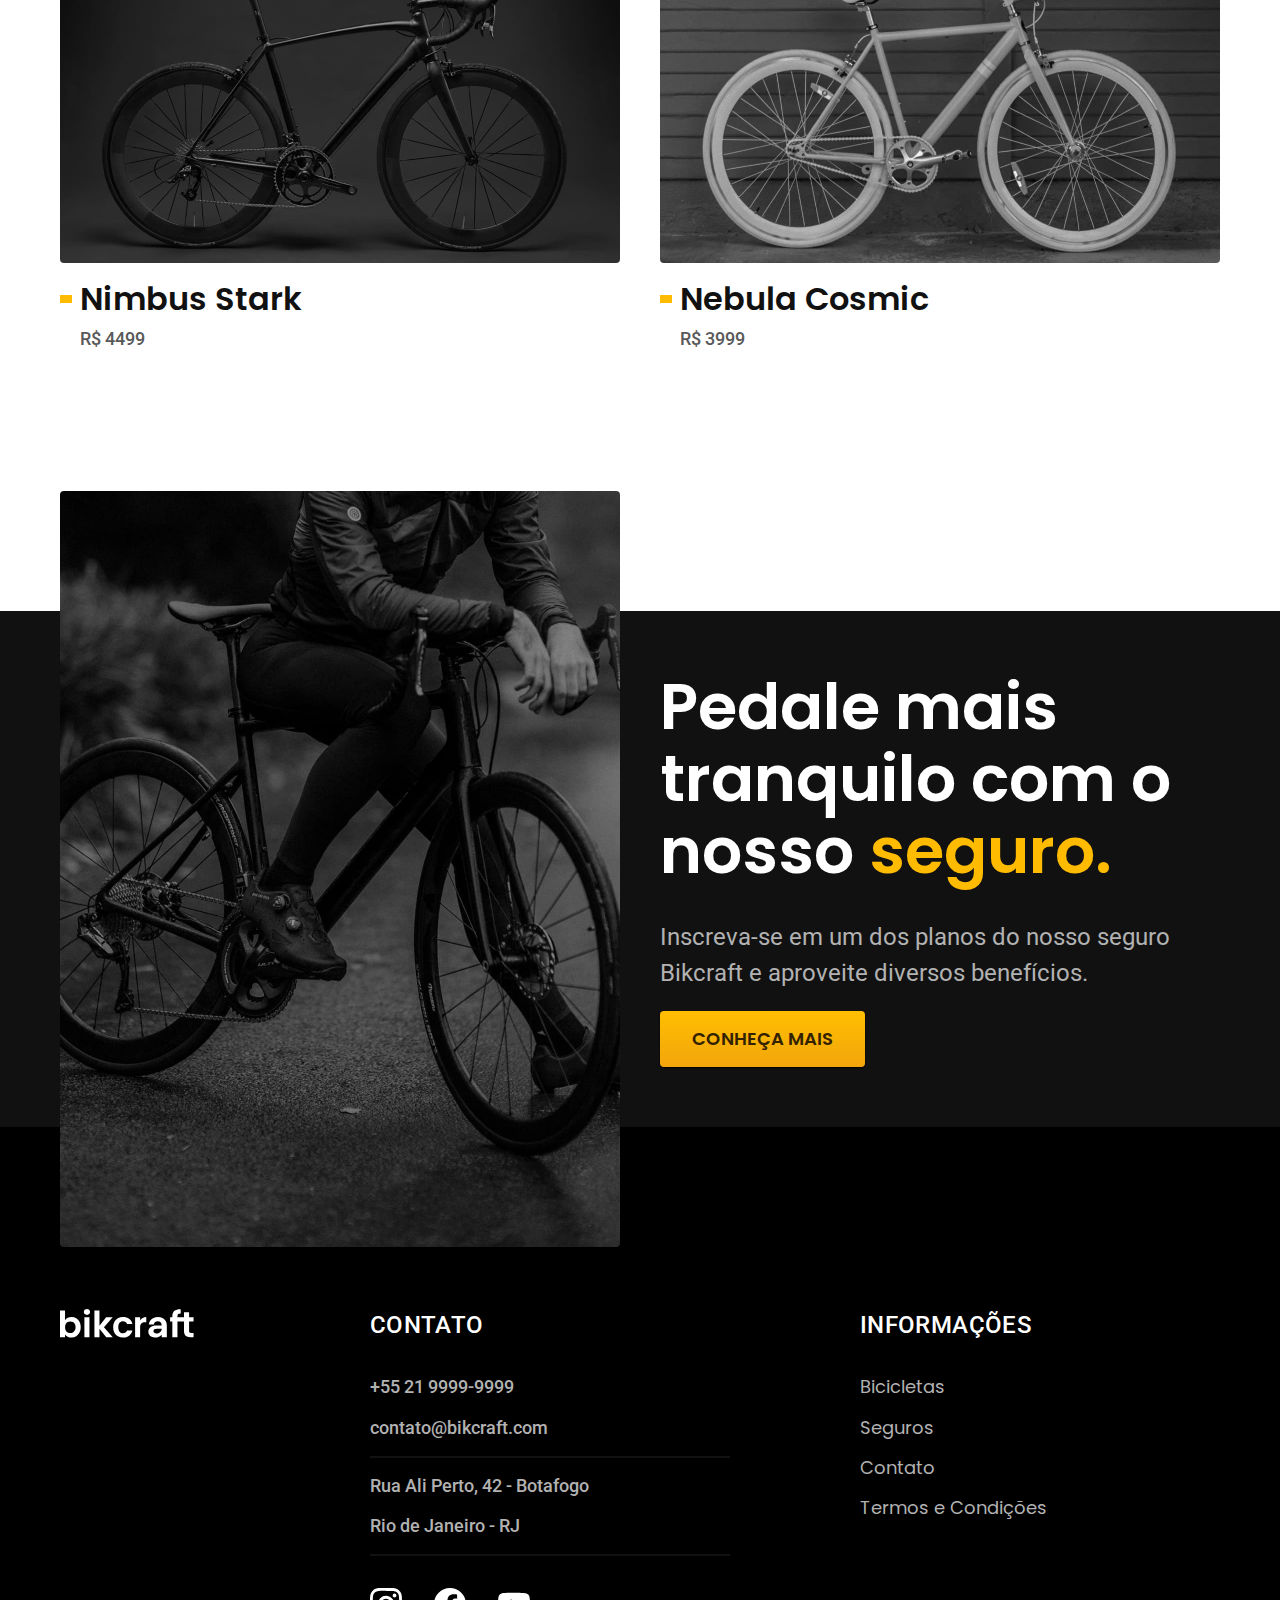
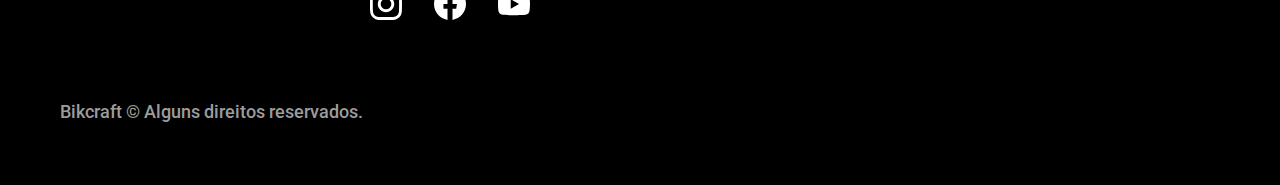
<file: bicicletas/magic.html>
<!DOCTYPE html>
<html lang="pt-br">

<head>
    <meta charset="UTF-8">
    <meta name="viewport" content="width=device-width, initial-scale=1.0">
    <title>Magic | Bikcraft</title>
    <meta name="description" content="Termos e Condições">

    <link rel="stylesheet" href="../css/style.css">

    <link rel="preconnect" href="https://fonts.googleapis.com">
    <link rel="preconnect" href="https://fonts.gstatic.com" crossorigin>
    <link
        href="https://fonts.googleapis.com/css2?family=Fira+Sans:wght@400;700&family=Merriweather:wght@900&family=Poppins:wght@400;600&family=Roboto:ital,wght@0,300;0,500;0,700;1,300&display=swap"
        rel="stylesheet">
</head>

<body id="bicicleta">
    <header class="header-bg">
        <div class="header container">
            <a href="../">
                <img src="../img/bikcraft.svg" alt="Bikcraft">
            </a>

            <nav aria-label="primaria">
                <ul class="header-menu font-1-m cor-0">
                    <li><a href="../bicicletas.html">Bicicletas</a></li>
                    <li><a href="../seguros.html">Seguros</a></li>
                    <li><a href="../contato.html">Contato</a></li>
                </ul>
            </nav>
        </div>
    </header>

    <main class="titulo-bg">
        <div class="titulo container">
            <p class="font-2-xl cor-5">R$ 2499</p>
            <h1 class="font-1-xxl cor-0">Magic Might<span class="cor-p1">.</span></h1>
        </div>
        <div class="bicicleta container">
            <div class="bicicleta-imagens">
                <img src="../img/bicicleta/nimbus2.jpg" alt="">
                <img src="../img/bicicleta/nimbus1.jpg" alt="">
                <img src="../img/bicicleta/nimbus3.jpg" alt="">
            </div>
            <div class="bicicleta-conteudo">
                <p class="font-2-l cor-5">A Magic Might é a melhor Bikcraft já criada pela nossa equipe. Ela vem
                    equipada com os melhores
                    acessórios, o que garante maior velocidade.</p>
                <div class="bicicleta-comprar">
                    <a class="botao" href="../orcamento.html">Comprar Agora</a>
                    <span class="font-1-xs cor-6"><img src="../img/icones/entrega.svg" alt=""> entrega em 5 dias</span>
                    <span class="font-1-xs cor-6"><img src="../img/icones/estoque.svg" alt=""> 18 em estoque</span>
                </div>
                <h2 class="font-1-xs cor-0">Informações</h2>
                <ul class="bicicleta-informacoes">
                    <li>
                        <img src="../img/icones/eletrica.svg" alt="">
                        <h3 class="font-1-m cor-0">Motor Elétrico</h3>
                        <p class="font-2-xs cor-5">Permite você viajar distâncias inimaginaveis com a sua bike.</p>
                    </li>
                    <li>
                        <img src="../img/icones/velocidade.svg" alt="">
                        <h3 class="font-1-m cor-0">45 km/h</h3>
                        <p class="font-2-xs cor-5">A mais rápida bicicleta elétrica disponível hoje no mercado.</p>
                    </li>
                    <li>
                        <img src="../img/icones/rastreador.svg" alt="">
                        <h3 class="font-1-m cor-0">Rastreador</h3>
                        <p class="font-2-xs cor-5">Rastreador e sistema anti-furto para garantir o seu sossego.</p>
                    </li>
                    <li>
                        <img src="../img/icones/carbono.svg" alt="">
                        <h3 class="font-1-m cor-0">Fibra de Carbono</h3>
                        <p class="font-2-xs cor-5">Maior proteção possível para a sua Bikcraft com fibra de carbono.</p>
                    </li>
                </ul>
                <h2 class="font-1-xs cor-0">Ficha Técnica</h2>
                <ul class="bicicleta-ficha font-2-s cor-4">
                    <li>Peso <span>9kg</span></li>
                    <li>Altura <span>60 cm</span></li>
                    <li>Largura <span>120 cm</span></li>
                    <li>Profundidade <span>10 cm</span></li>
                    <li>Marchas <span>16</span></li>
                    <li>Roda <span>29</span></li>
                </ul>
            </div>
        </div>
    </main>

    <article class="bicicletas-lista container">
        <h2 class="container font-1-xxl">escolha a sua<span class="cor-p1">.</span></h2>

        <ul>
            <li>
                <a href="./nimbus.html">
                    <img src="../img/bicicletas/nimbus.jpg" alt="Bicicleta Preta">
                    <h3 class="font-1-xl">Nimbus Stark</h3>
                    <span class="font-2-m cor-8">R$ 4499</span>
                </a>
            </li>
            <li>
                <a href="./nebula.html">
                    <img src="../img/bicicletas/nebula.jpg" alt="Bicicleta Preta">
                    <h3 class="font-1-xl">Nebula Cosmic</h3>
                    <span class="font-2-m cor-8">R$ 3999</span>
                </a>
            </li>
        </ul>
    </article>

    <article class="seguro-bg">
        <div class="seguro container">
            <div class="seguro-imagem">
                <img src="../img/fotos/seguros.jpg" alt="Pessoa parada em cima de uma bicicleta.">
            </div>
            <div class="seguro-conteudo">
                <h2 class="font-1-xxl cor-0">Pedale mais tranquilo com o nosso <span class="cor-p1">seguro.</span></h2>
                <p class="font-2-l cor-5">Inscreva-se em um dos planos do nosso seguro Bikcraft e aproveite diversos
                    benefícios.</p>
                <a class="botao" href="../seguros.html">Conheça Mais</a>
            </div>
        </div>
    </article>

    <footer class="footer-bg">
        <div class="footer container">
            <img src="../img/bikcraft.svg" alt="Bikcraft">
            <div class="footer-contato">
                <h3 class="font-2-l-b cor-0">Contato</h3>
                <ul class="font-2-m cor-5">
                    <li><a href="tel:+552199999999">+55 21 9999-9999</a></li>
                    <li><a href="mailto:contato@bikcraft.com">contato@bikcraft.com</a></li>
                    <li>Rua Ali Perto, 42 - Botafogo</li>
                    <li>Rio de Janeiro - RJ</li>
                </ul>
                <div class="footer-redes">
                    <a href="../">
                        <img src="../img/redes/instagram.svg" alt="Instagram">
                    </a>
                    <a href="../">
                        <img src="../img/redes/facebook.svg" alt="Facebook">
                    </a>
                    <a href="../">
                        <img src="../img/redes/youtube.svg" alt="Youtube">
                    </a>
                </div>
            </div>
            <div class="footer-informacoes">
                <h3 class="font-2-l-b cor-0">Informações</h3>
                <nav>
                    <ul class="font-1-m cor-5">
                        <li><a href="../bicicletas.html">Bicicletas</a></li>
                        <li><a href="../seguros.html">Seguros</a></li>
                        <li><a href="../contato.html">Contato</a></li>
                        <li><a href="../termos.html">Termos e Condições</a></li>
                    </ul>
                </nav>
            </div>
            <p class="footer-copy font-2-m cor-6">Bikcraft © Alguns direitos reservados.</p>
        </div>
    </footer>


</body>

</html>
</file>
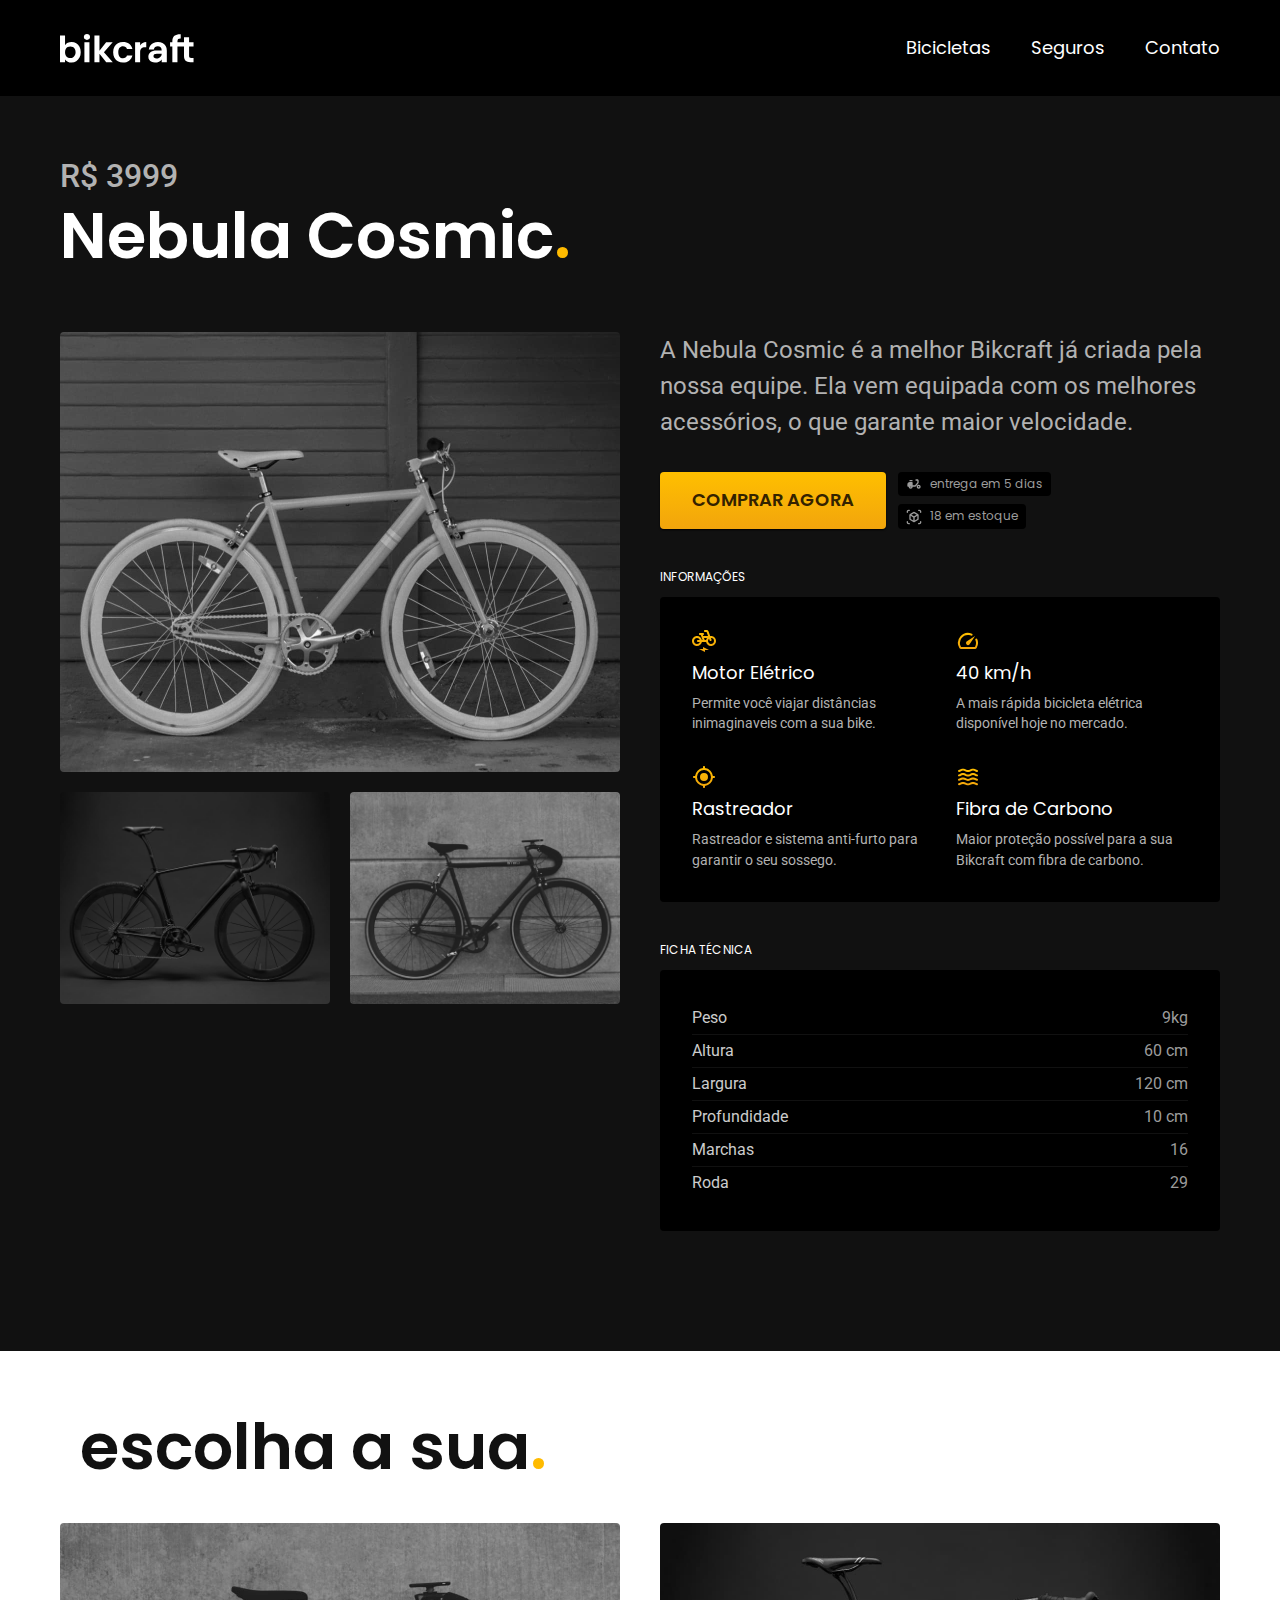
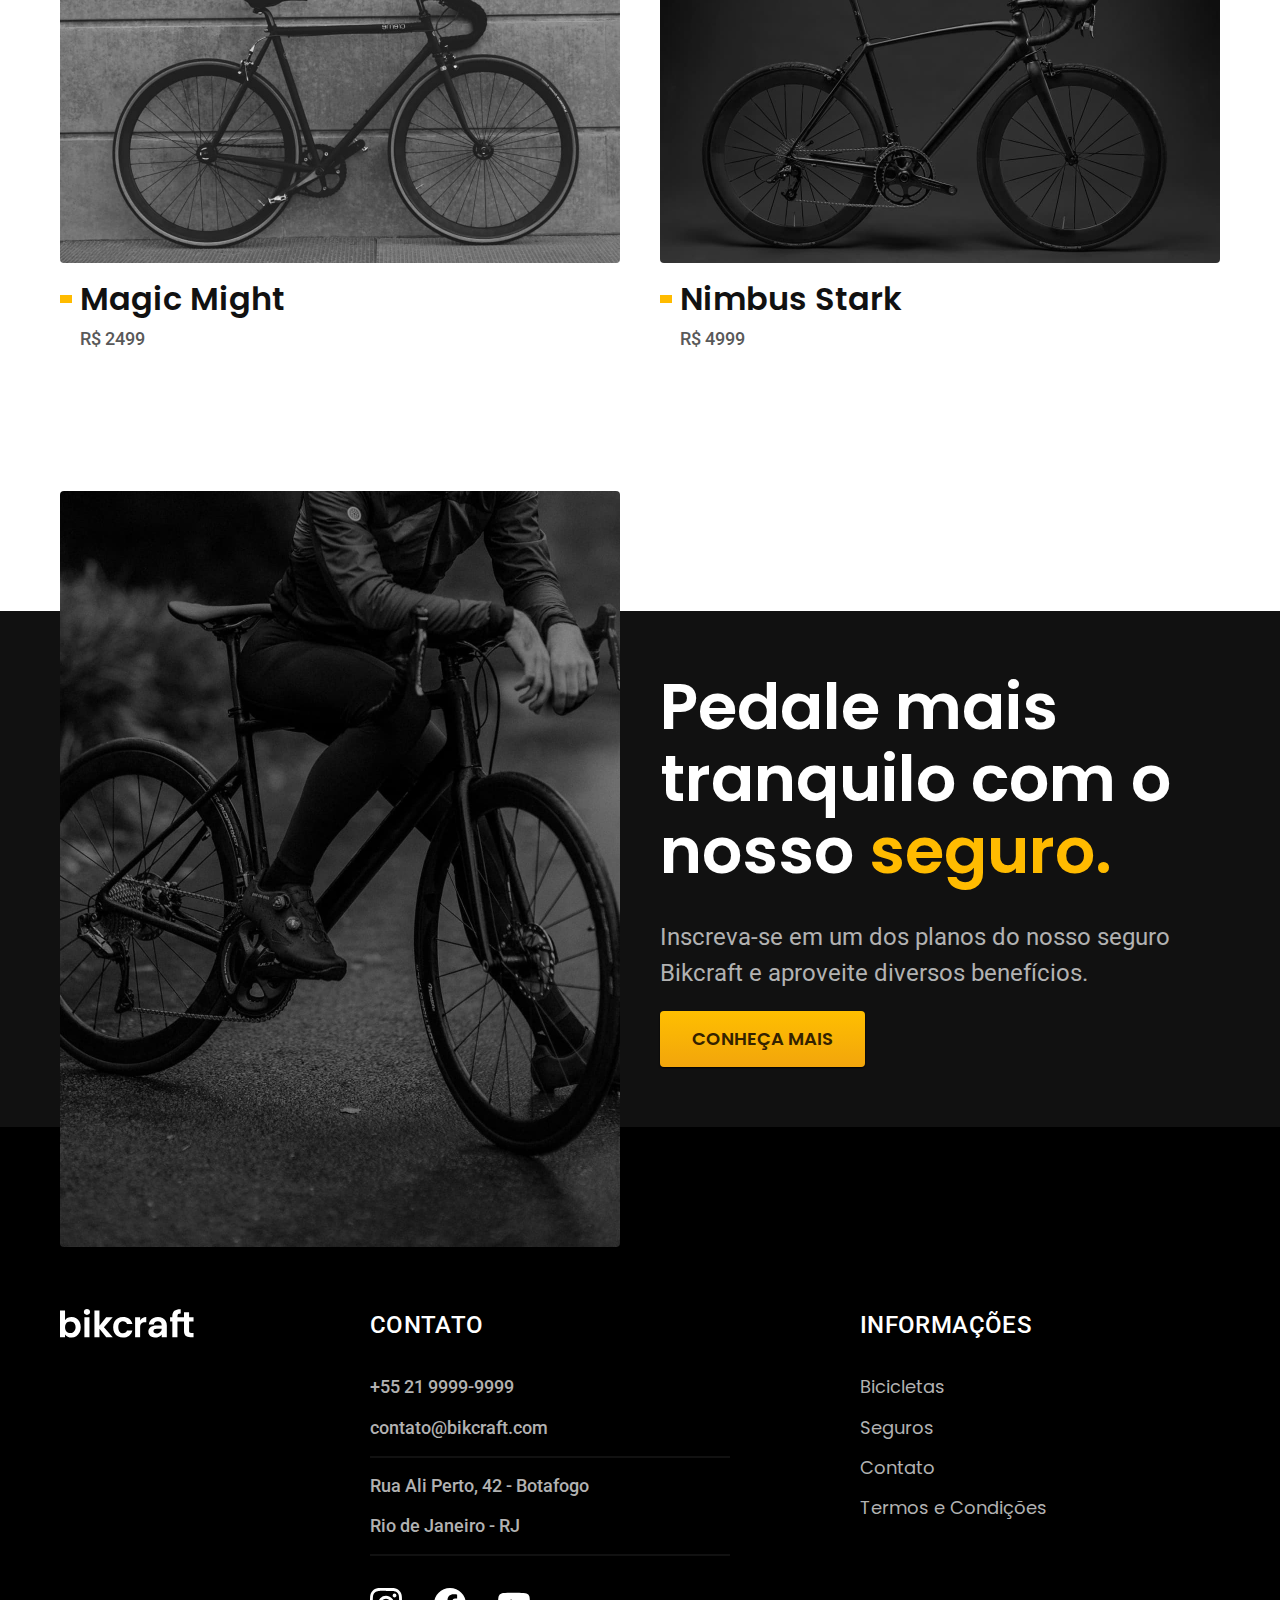
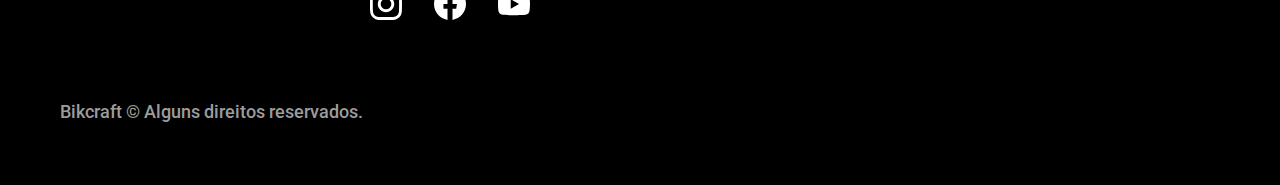
<file: bicicletas/nebula.html>
<!DOCTYPE html>
<html lang="pt-br">

<head>
    <meta charset="UTF-8">
    <meta name="viewport" content="width=device-width, initial-scale=1.0">
    <title>Nebula | Bikcraft</title>
    <meta name="description" content="Termos e Condições">

    <link rel="stylesheet" href="../css/style.css">

    <link rel="preconnect" href="https://fonts.googleapis.com">
    <link rel="preconnect" href="https://fonts.gstatic.com" crossorigin>
    <link
        href="https://fonts.googleapis.com/css2?family=Fira+Sans:wght@400;700&family=Merriweather:wght@900&family=Poppins:wght@400;600&family=Roboto:ital,wght@0,300;0,500;0,700;1,300&display=swap"
        rel="stylesheet">
</head>

<body id="bicicleta">
    <header class="header-bg">
        <div class="header container">
            <a href="../">
                <img src="../img/bikcraft.svg" alt="Bikcraft">
            </a>

            <nav aria-label="primaria">
                <ul class="header-menu font-1-m cor-0">
                    <li><a href="../bicicletas.html">Bicicletas</a></li>
                    <li><a href="../seguros.html">Seguros</a></li>
                    <li><a href="../contato.html">Contato</a></li>
                </ul>
            </nav>
        </div>
    </header>

    <main class="titulo-bg">
        <div class="titulo container">
            <p class="font-2-xl cor-5">R$ 3999</p>
            <h1 class="font-1-xxl cor-0">Nebula Cosmic<span class="cor-p1">.</span></h1>
        </div>
        <div class="bicicleta container">
            <div class="bicicleta-imagens">
                <img src="../img/bicicleta/nimbus3.jpg" alt="">
                <img src="../img/bicicleta/nimbus1.jpg" alt="">
                <img src="../img/bicicleta/nimbus2.jpg" alt="">
            </div>
            <div class="bicicleta-conteudo">
                <p class="font-2-l cor-5">A Nebula Cosmic é a melhor Bikcraft já criada pela nossa equipe. Ela vem
                    equipada com os melhores
                    acessórios, o que garante maior velocidade.</p>
                <div class="bicicleta-comprar">
                    <a class="botao" href="../orcamento.html">Comprar Agora</a>
                    <span class="font-1-xs cor-6"><img src="../img/icones/entrega.svg" alt=""> entrega em 5 dias</span>
                    <span class="font-1-xs cor-6"><img src="../img/icones/estoque.svg" alt=""> 18 em estoque</span>
                </div>
                <h2 class="font-1-xs cor-0">Informações</h2>
                <ul class="bicicleta-informacoes">
                    <li>
                        <img src="../img/icones/eletrica.svg" alt="">
                        <h3 class="font-1-m cor-0">Motor Elétrico</h3>
                        <p class="font-2-xs cor-5">Permite você viajar distâncias inimaginaveis com a sua bike.</p>
                    </li>
                    <li>
                        <img src="../img/icones/velocidade.svg" alt="">
                        <h3 class="font-1-m cor-0">40 km/h</h3>
                        <p class="font-2-xs cor-5">A mais rápida bicicleta elétrica disponível hoje no mercado.</p>
                    </li>
                    <li>
                        <img src="../img/icones/rastreador.svg" alt="">
                        <h3 class="font-1-m cor-0">Rastreador</h3>
                        <p class="font-2-xs cor-5">Rastreador e sistema anti-furto para garantir o seu sossego.</p>
                    </li>
                    <li>
                        <img src="../img/icones/carbono.svg" alt="">
                        <h3 class="font-1-m cor-0">Fibra de Carbono</h3>
                        <p class="font-2-xs cor-5">Maior proteção possível para a sua Bikcraft com fibra de carbono.</p>
                    </li>
                </ul>
                <h2 class="font-1-xs cor-0">Ficha Técnica</h2>
                <ul class="bicicleta-ficha font-2-s cor-4">
                    <li>Peso <span>9kg</span></li>
                    <li>Altura <span>60 cm</span></li>
                    <li>Largura <span>120 cm</span></li>
                    <li>Profundidade <span>10 cm</span></li>
                    <li>Marchas <span>16</span></li>
                    <li>Roda <span>29</span></li>
                </ul>
            </div>
        </div>
    </main>

    <article class="bicicletas-lista container">
        <h2 class="container font-1-xxl">escolha a sua<span class="cor-p1">.</span></h2>

        <ul>
            <li>
                <a href="./magic.html">
                    <img src="../img/bicicletas/magic.jpg" alt="Bicicleta Preta">
                    <h3 class="font-1-xl">Magic Might</h3>
                    <span class="font-2-m cor-8">R$ 2499</span>
                </a>
            </li>
            <li>
                <a href="./nimbus.html">
                    <img src="../img/bicicletas/nimbus.jpg" alt="Bicicleta Preta">
                    <h3 class="font-1-xl">Nimbus Stark</h3>
                    <span class="font-2-m cor-8">R$ 4999</span>
                </a>
            </li>
        </ul>
    </article>

    <article class="seguro-bg">
        <div class="seguro container">
            <div class="seguro-imagem">
                <img src="../img/fotos/seguros.jpg" alt="Pessoa parada em cima de uma bicicleta.">
            </div>
            <div class="seguro-conteudo">
                <h2 class="font-1-xxl cor-0">Pedale mais tranquilo com o nosso <span class="cor-p1">seguro.</span></h2>
                <p class="font-2-l cor-5">Inscreva-se em um dos planos do nosso seguro Bikcraft e aproveite diversos
                    benefícios.</p>
                <a class="botao" href="../seguros.html">Conheça Mais</a>
            </div>
        </div>
    </article>

    <footer class="footer-bg">
        <div class="footer container">
            <img src="../img/bikcraft.svg" alt="Bikcraft">
            <div class="footer-contato">
                <h3 class="font-2-l-b cor-0">Contato</h3>
                <ul class="font-2-m cor-5">
                    <li><a href="tel:+552199999999">+55 21 9999-9999</a></li>
                    <li><a href="mailto:contato@bikcraft.com">contato@bikcraft.com</a></li>
                    <li>Rua Ali Perto, 42 - Botafogo</li>
                    <li>Rio de Janeiro - RJ</li>
                </ul>
                <div class="footer-redes">
                    <a href="../">
                        <img src="../img/redes/instagram.svg" alt="Instagram">
                    </a>
                    <a href="../">
                        <img src="../img/redes/facebook.svg" alt="Facebook">
                    </a>
                    <a href="../">
                        <img src="../img/redes/youtube.svg" alt="Youtube">
                    </a>
                </div>
            </div>
            <div class="footer-informacoes">
                <h3 class="font-2-l-b cor-0">Informações</h3>
                <nav>
                    <ul class="font-1-m cor-5">
                        <li><a href="../bicicletas.html">Bicicletas</a></li>
                        <li><a href="../seguros.html">Seguros</a></li>
                        <li><a href="../contato.html">Contato</a></li>
                        <li><a href="../termos.html">Termos e Condições</a></li>
                    </ul>
                </nav>
            </div>
            <p class="footer-copy font-2-m cor-6">Bikcraft © Alguns direitos reservados.</p>
        </div>
    </footer>


</body>

</html>
</file>
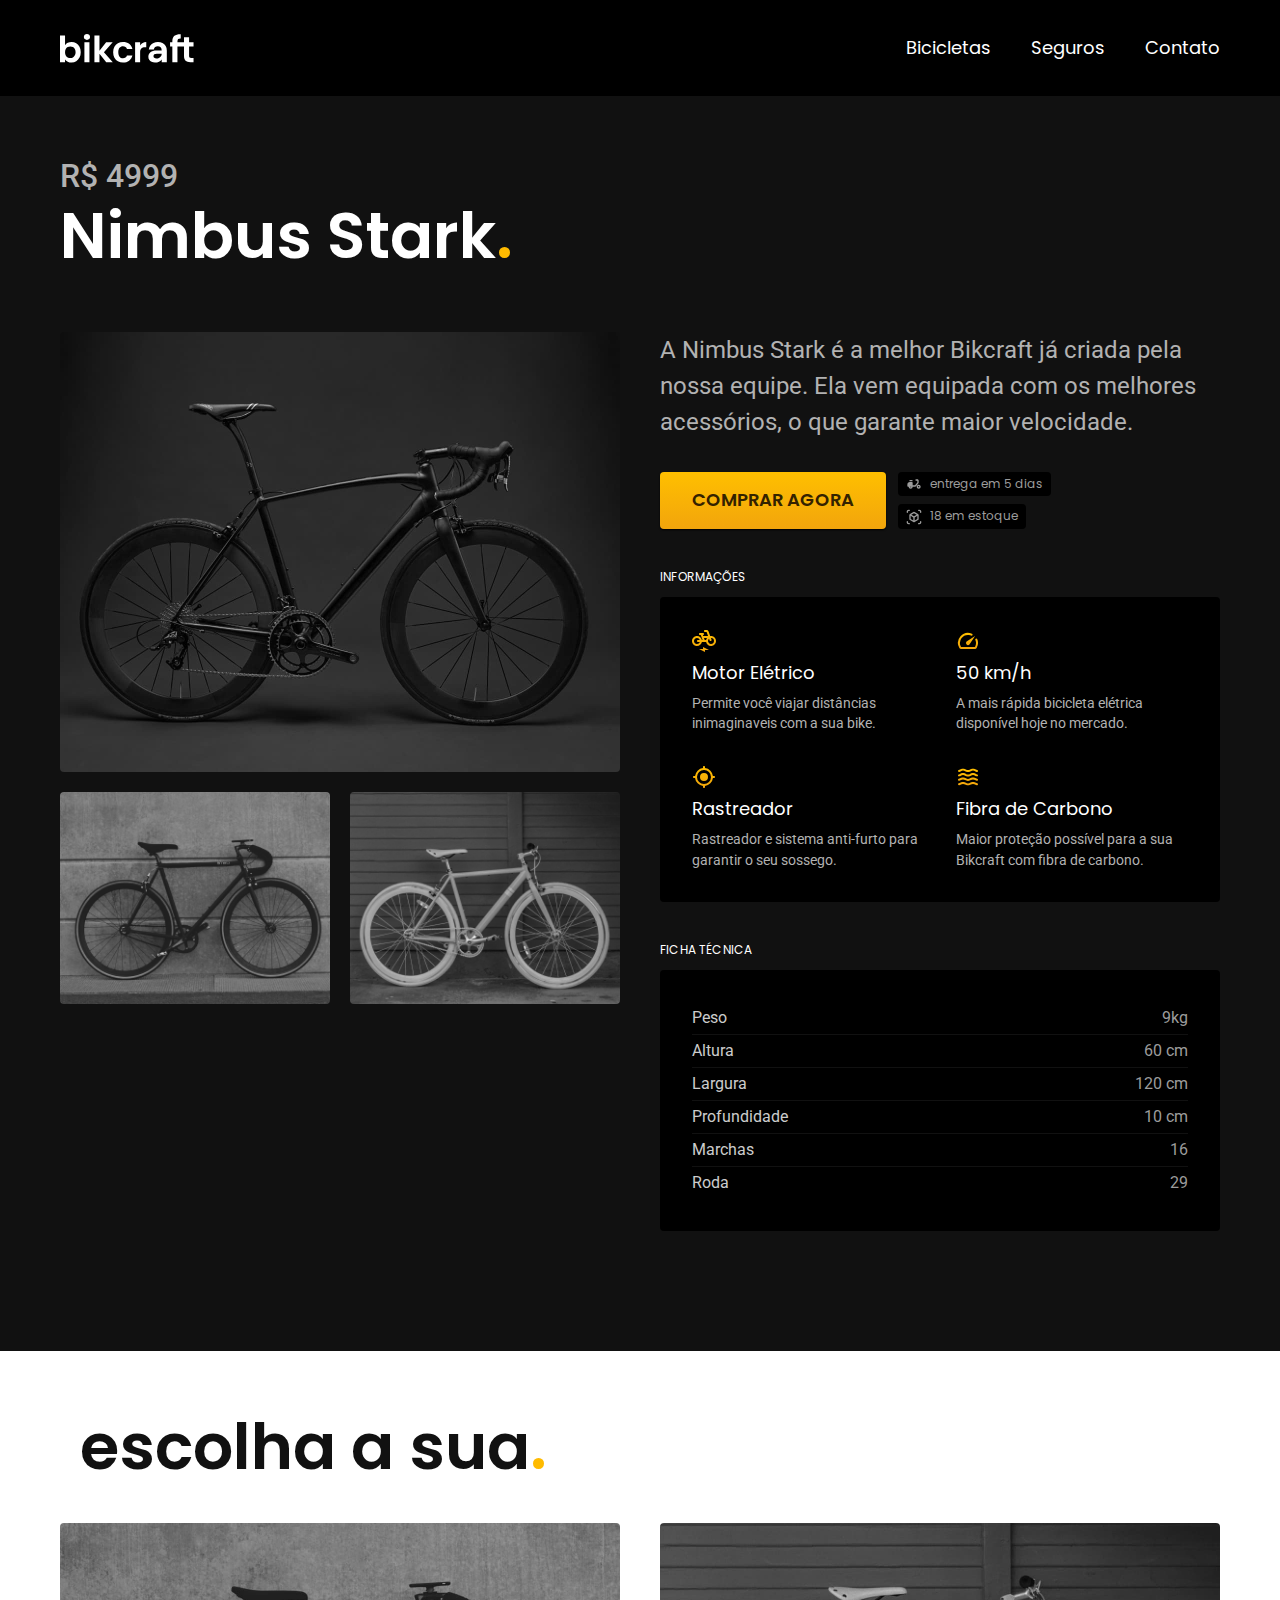
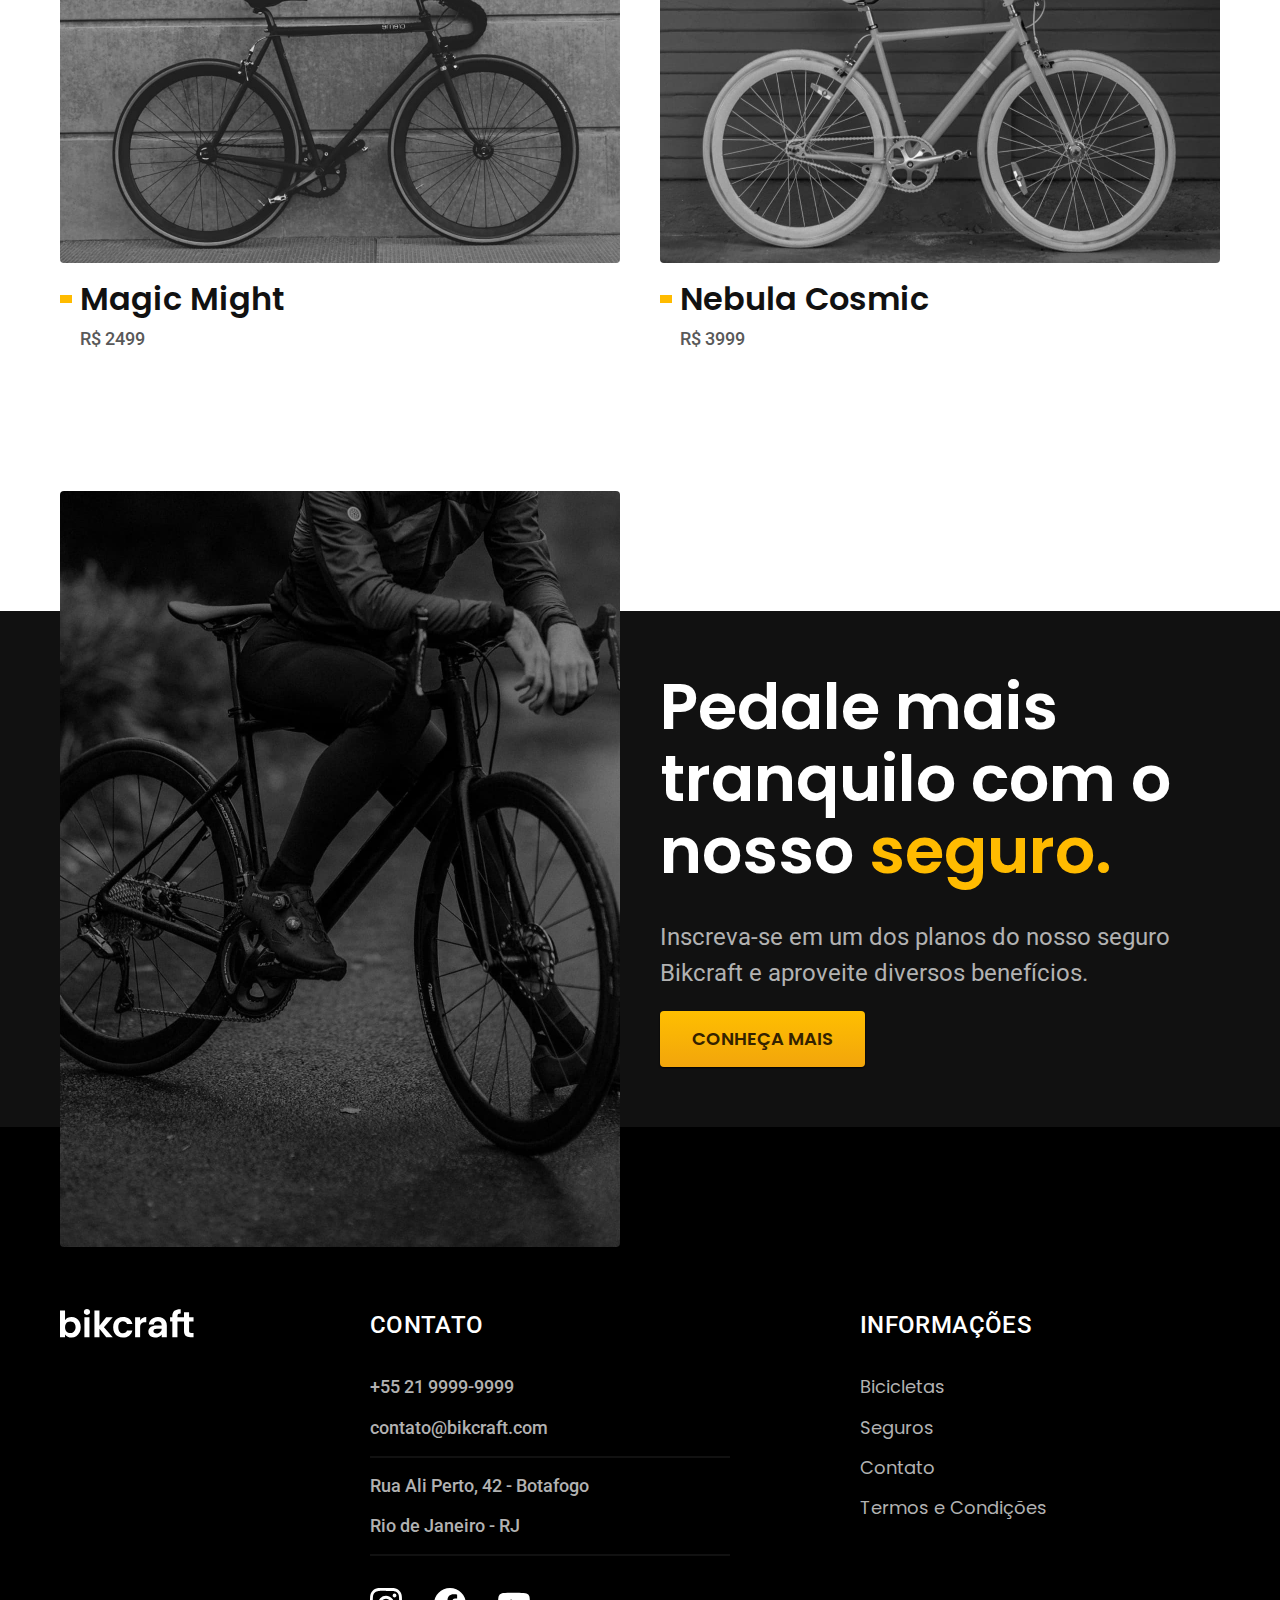
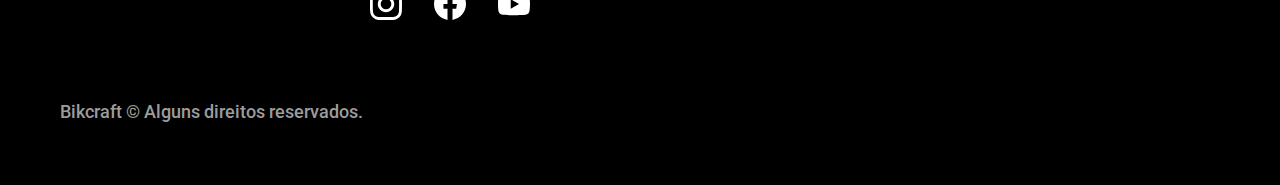
<file: bicicletas/nimbus.html>
<!DOCTYPE html>
<html lang="pt-br">

<head>
    <meta charset="UTF-8">
    <meta name="viewport" content="width=device-width, initial-scale=1.0">
    <title>Nimbus | Bikcraft</title>
    <meta name="description" content="Termos e Condições">

    <link rel="stylesheet" href="../css/style.css">

    <link rel="preconnect" href="https://fonts.googleapis.com">
    <link rel="preconnect" href="https://fonts.gstatic.com" crossorigin>
    <link
        href="https://fonts.googleapis.com/css2?family=Fira+Sans:wght@400;700&family=Merriweather:wght@900&family=Poppins:wght@400;600&family=Roboto:ital,wght@0,300;0,500;0,700;1,300&display=swap"
        rel="stylesheet">
</head>

<body id="bicicleta">
    <header class="header-bg">
        <div class="header container">
            <a href="../">
                <img src="../img/bikcraft.svg" alt="Bikcraft">
            </a>

            <nav aria-label="primaria">
                <ul class="header-menu font-1-m cor-0">
                    <li><a href="../bicicletas.html">Bicicletas</a></li>
                    <li><a href="../seguros.html">Seguros</a></li>
                    <li><a href="../contato.html">Contato</a></li>
                </ul>
            </nav>
        </div>
    </header>

    <main class="titulo-bg">
        <div class="titulo container">
            <p class="font-2-xl cor-5">R$ 4999</p>
            <h1 class="font-1-xxl cor-0">Nimbus Stark<span class="cor-p1">.</span></h1>
        </div>
        <div class="bicicleta container">
            <div class="bicicleta-imagens">
                <img src="../img/bicicleta/nimbus1.jpg" alt="">
                <img src="../img/bicicleta/nimbus2.jpg" alt="">
                <img src="../img/bicicleta/nimbus3.jpg" alt="">
            </div>
            <div class="bicicleta-conteudo">
                <p class="font-2-l cor-5">A Nimbus Stark é a melhor Bikcraft já criada pela nossa equipe. Ela vem
                    equipada com os melhores
                    acessórios, o que garante maior velocidade.</p>
                <div class="bicicleta-comprar">
                    <a class="botao" href="../orcamento.html">Comprar Agora</a>
                    <span class="font-1-xs cor-6"><img src="../img/icones/entrega.svg" alt=""> entrega em 5 dias</span>
                    <span class="font-1-xs cor-6"><img src="../img/icones/estoque.svg" alt=""> 18 em estoque</span>
                </div>
                <h2 class="font-1-xs cor-0">Informações</h2>
                <ul class="bicicleta-informacoes">
                    <li>
                        <img src="../img/icones/eletrica.svg" alt="">
                        <h3 class="font-1-m cor-0">Motor Elétrico</h3>
                        <p class="font-2-xs cor-5">Permite você viajar distâncias inimaginaveis com a sua bike.</p>
                    </li>
                    <li>
                        <img src="../img/icones/velocidade.svg" alt="">
                        <h3 class="font-1-m cor-0">50 km/h</h3>
                        <p class="font-2-xs cor-5">A mais rápida bicicleta elétrica disponível hoje no mercado.</p>
                    </li>
                    <li>
                        <img src="../img/icones/rastreador.svg" alt="">
                        <h3 class="font-1-m cor-0">Rastreador</h3>
                        <p class="font-2-xs cor-5">Rastreador e sistema anti-furto para garantir o seu sossego.</p>
                    </li>
                    <li>
                        <img src="../img/icones/carbono.svg" alt="">
                        <h3 class="font-1-m cor-0">Fibra de Carbono</h3>
                        <p class="font-2-xs cor-5">Maior proteção possível para a sua Bikcraft com fibra de carbono.</p>
                    </li>
                </ul>
                <h2 class="font-1-xs cor-0">Ficha Técnica</h2>
                <ul class="bicicleta-ficha font-2-s cor-4">
                    <li>Peso <span>9kg</span></li>
                    <li>Altura <span>60 cm</span></li>
                    <li>Largura <span>120 cm</span></li>
                    <li>Profundidade <span>10 cm</span></li>
                    <li>Marchas <span>16</span></li>
                    <li>Roda <span>29</span></li>
                </ul>
            </div>
        </div>
    </main>

    <article class="bicicletas-lista container">
        <h2 class="container font-1-xxl">escolha a sua<span class="cor-p1">.</span></h2>

        <ul>
            <li>
                <a href="./magic.html">
                    <img src="../img/bicicletas/magic.jpg" alt="Bicicleta Preta">
                    <h3 class="font-1-xl">Magic Might</h3>
                    <span class="font-2-m cor-8">R$ 2499</span>
                </a>
            </li>
            <li>
                <a href="./nebula.html">
                    <img src="../img/bicicletas/nebula.jpg" alt="Bicicleta Preta">
                    <h3 class="font-1-xl">Nebula Cosmic</h3>
                    <span class="font-2-m cor-8">R$ 3999</span>
                </a>
            </li>
        </ul>
    </article>

    <article class="seguro-bg">
        <div class="seguro container">
            <div class="seguro-imagem">
                <img src="../img/fotos/seguros.jpg" alt="Pessoa parada em cima de uma bicicleta.">
            </div>
            <div class="seguro-conteudo">
                <h2 class="font-1-xxl cor-0">Pedale mais tranquilo com o nosso <span class="cor-p1">seguro.</span></h2>
                <p class="font-2-l cor-5">Inscreva-se em um dos planos do nosso seguro Bikcraft e aproveite diversos
                    benefícios.</p>
                <a class="botao" href="../seguros.html">Conheça Mais</a>
            </div>
        </div>
    </article>

    <footer class="footer-bg">
        <div class="footer container">
            <img src="../img/bikcraft.svg" alt="Bikcraft">
            <div class="footer-contato">
                <h3 class="font-2-l-b cor-0">Contato</h3>
                <ul class="font-2-m cor-5">
                    <li><a href="tel:+552199999999">+55 21 9999-9999</a></li>
                    <li><a href="mailto:contato@bikcraft.com">contato@bikcraft.com</a></li>
                    <li>Rua Ali Perto, 42 - Botafogo</li>
                    <li>Rio de Janeiro - RJ</li>
                </ul>
                <div class="footer-redes">
                    <a href="../">
                        <img src="../img/redes/instagram.svg" alt="Instagram">
                    </a>
                    <a href="../">
                        <img src="../img/redes/facebook.svg" alt="Facebook">
                    </a>
                    <a href="../">
                        <img src="../img/redes/youtube.svg" alt="Youtube">
                    </a>
                </div>
            </div>
            <div class="footer-informacoes">
                <h3 class="font-2-l-b cor-0">Informações</h3>
                <nav>
                    <ul class="font-1-m cor-5">
                        <li><a href="../bicicletas.html">Bicicletas</a></li>
                        <li><a href="../seguros.html">Seguros</a></li>
                        <li><a href="../contato.html">Contato</a></li>
                        <li><a href="../termos.html">Termos e Condições</a></li>
                    </ul>
                </nav>
            </div>
            <p class="footer-copy font-2-m cor-6">Bikcraft © Alguns direitos reservados.</p>
        </div>
    </footer>


</body>

</html>
</file>
<file: css/style.css>
@import "./global/global.css";
@import "./utilidades/tipografia.css";
@import "./utilidades/cores.css";

@import "./global/header.css";
@import "./global/footer.css";

/* Utilidades */
@import "./utilidades/componentes.css";

/* Home */
@import "./home/introducao.css";
@import "./home/tecnologia.css";
@import "./home/parceiros.css";
@import "./home/depoimento.css";

/* Bicicletas */
@import "./bicicletas/bicicletas-lista.css";
@import "./bicicletas/bicicletas.css";

/* Bicicleta */
@import "./bicicleta/bicicleta.css";
@import "./bicicleta/seguro.css";

/* Seguros */
@import "./seguros/seguros.css";
@import "./seguros/vantagens.css";
@import "./seguros/perguntas.css";

/* Termos */
@import "./termos/termos.css";
</file>
